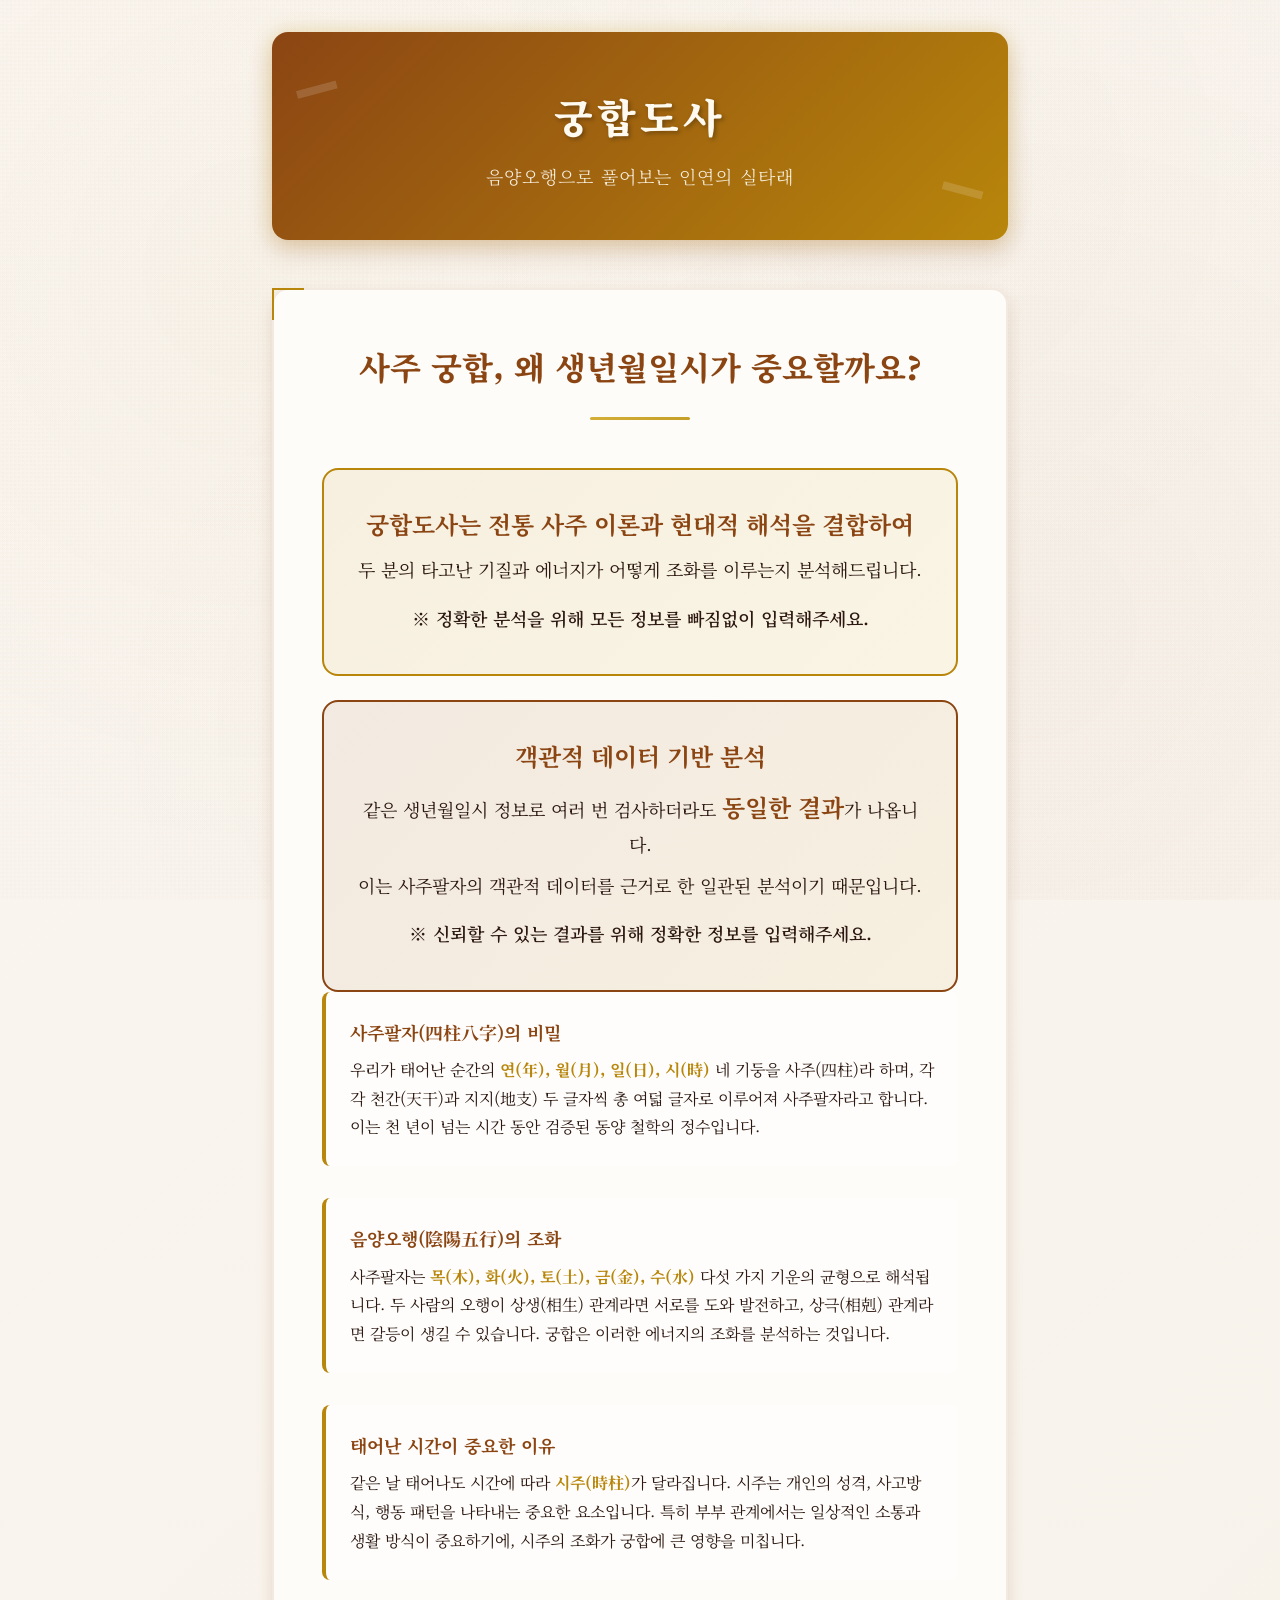
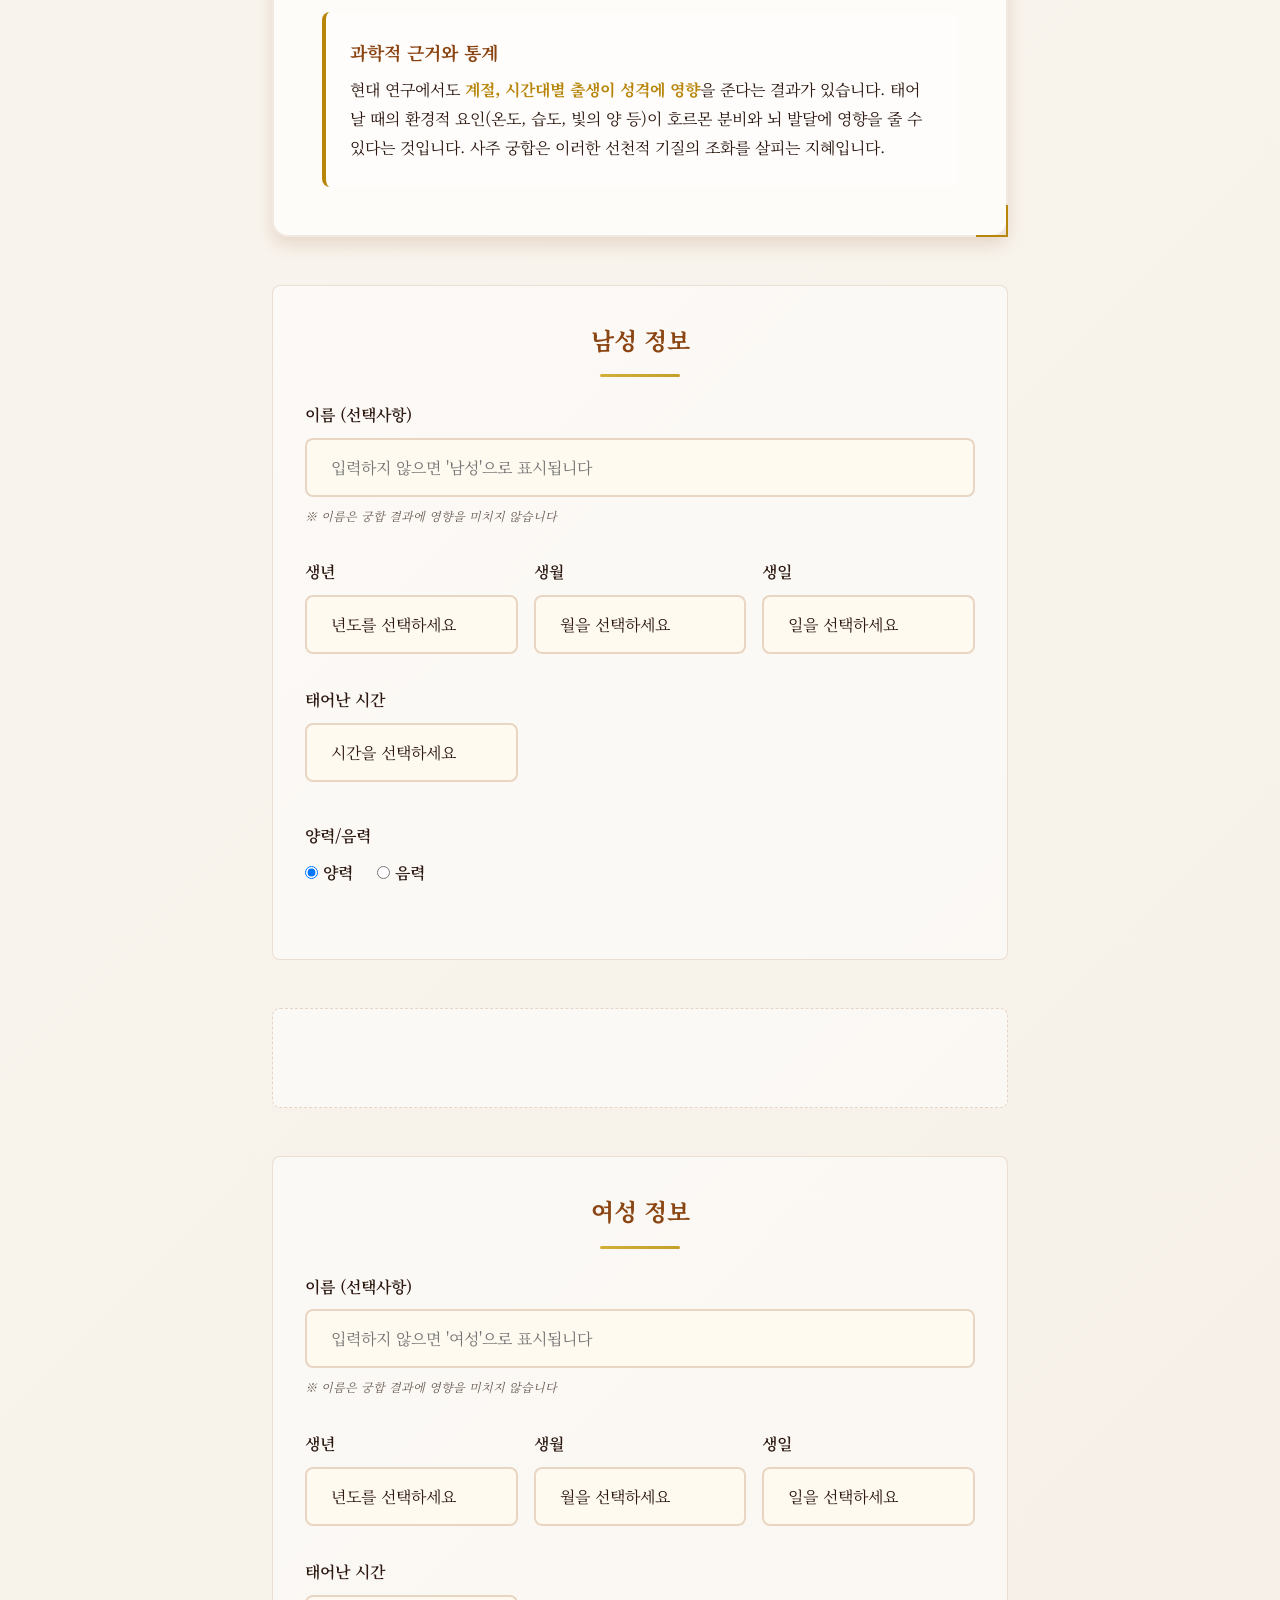
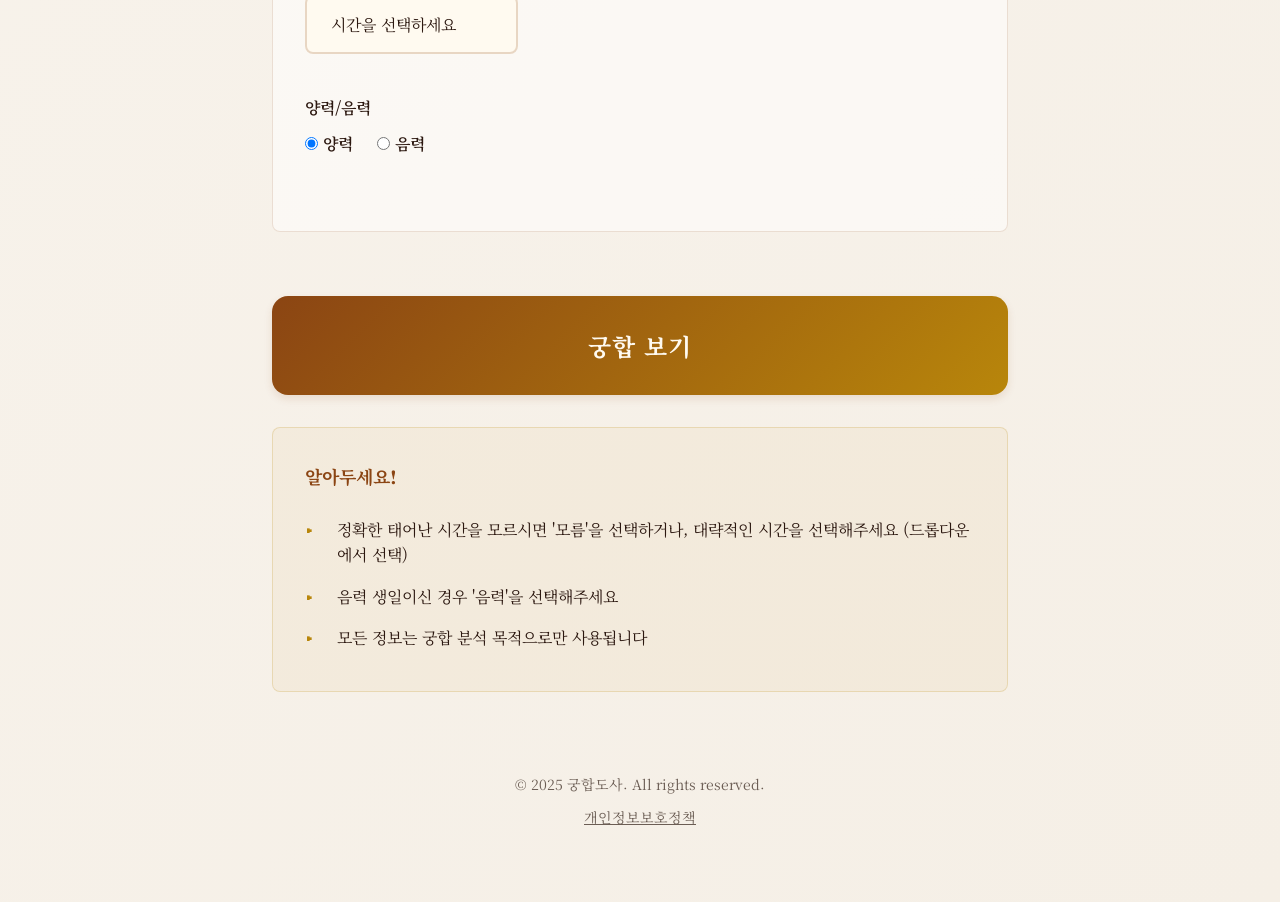
<file: index.html>
<!DOCTYPE html>
<html lang="ko">
<head>
    <meta charset="UTF-8">
    <meta name="viewport" content="width=device-width, initial-scale=1.0">
    <meta name="description" content="궁합도사 - 전통 사주팔자와 음양오행으로 분석하는 정확한 궁합 테스트. 생년월일시를 입력하면 과학적 궁합 점수와 상세 풀이를 제공합니다.">
    <meta name="keywords" content="궁합도사, 궁합, 사주, 궁합보기, 사주궁합, 연애운, 결혼궁합, 사주팔자, 음양오행, 궁합테스트, 궁합점수, 생년월일시">
    <title>궁합도사 - 사주팔자 궁합 분석 테스트 | 생년월일시로 보는 정확한 궁합</title>
    
    <!-- SEO 메타 태그 -->
    <link rel="canonical" href="https://gunghap-dosa.1icarus.com/">
    <meta name="robots" content="index, follow">
    
    <!-- Open Graph / 카카오톡, 페이스북 공유 -->
    <meta property="og:type" content="website">
    <meta property="og:url" content="https://gunghap-dosa.1icarus.com/">
    <meta property="og:title" content="궁합도사 - 사주 기반 궁합 분석">
    <meta property="og:description" content="음양오행으로 풀어보는 인연의 실타래. 전통 사주 이론과 현대적 해석을 결합한 과학적 궁합 분석 서비스">
    <meta property="og:site_name" content="궁합도사">
    <meta property="og:locale" content="ko_KR">
    
    <!-- Twitter Card -->
    <meta name="twitter:card" content="summary_large_image">
    <meta name="twitter:url" content="https://gunghap-dosa.1icarus.com/">
    <meta name="twitter:title" content="궁합도사 - 사주 기반 궁합 분석">
    <meta name="twitter:description" content="음양오행으로 풀어보는 인연의 실타래. 전통 사주 이론과 현대적 해석을 결합한 과학적 궁합 분석 서비스">
    
    <!-- Google Fonts - 한글 세리프 폰트 -->
    <link rel="preconnect" href="https://fonts.googleapis.com">
    <link rel="preconnect" href="https://fonts.gstatic.com" crossorigin>
    <link href="https://fonts.googleapis.com/css2?family=Noto+Serif+KR:wght@300;400;600;700;900&display=swap" rel="stylesheet">
    
    <!-- Google Analytics 4 -->
    <script async src="https://www.googletagmanager.com/gtag/js?id=G-HCWXTWEK1J"></script>
    <script>
        window.dataLayer = window.dataLayer || [];
        function gtag(){dataLayer.push(arguments);}
        gtag('js', new Date());
        gtag('config', 'G-HCWXTWEK1J');
    </script>
    
    <!-- Microsoft Clarity -->
    <script type="text/javascript">
        (function(c,l,a,r,i,t,y){
            c[a]=c[a]||function(){(c[a].q=c[a].q||[]).push(arguments)};
            t=l.createElement(r);t.async=1;t.src="https://www.clarity.ms/tag/"+i;
            y=l.getElementsByTagName(r)[0];y.parentNode.insertBefore(t,y);
        })(window, document, "clarity", "script", "tmue9ya7ho");
    </script>
    
    <!-- 네이버 사이트 인증 -->
    <meta name="naver-site-verification" content="3461119f5d71a43c1c7fee6053fc6dbe629fb644" />
    
    <!-- Google AdSense 사이트 연결 코드 -->
    <script async src="https://pagead2.googlesyndication.com/pagead/js/adsbygoogle.js?client=ca-pub-2635949625184038" crossorigin="anonymous"></script>
    <script>
        // AdSense 스크립트 로드 완료 확인
        window.addEventListener('load', function() {
            if (typeof adsbygoogle === 'undefined') {
                console.log('AdSense 스크립트 로드 대기 중...');
                setTimeout(function() {
                    if (typeof adsbygoogle !== 'undefined') {
                        console.log('AdSense 스크립트 로드 완료');
                    } else {
                        console.error('AdSense 스크립트 로드 실패');
                    }
                }, 2000);
            }
        });
    </script>
    
    <link rel="stylesheet" href="static/style.css">
    
    <!-- 구조화된 데이터 (JSON-LD) -->
    <script type="application/ld+json">
    {
        "@context": "https://schema.org",
        "@type": "WebApplication",
        "name": "궁합도사",
        "description": "전통 사주팔자와 음양오행으로 분석하는 정확한 궁합 테스트",
        "url": "https://gunghap-dosa.1icarus.com/",
        "applicationCategory": "LifestyleApplication",
        "operatingSystem": "Any",
        "offers": {
            "@type": "Offer",
            "price": "0",
            "priceCurrency": "KRW"
        },
        "author": {
            "@type": "Organization",
            "name": "궁합도사"
        },
        "keywords": "궁합도사, 궁합, 사주, 궁합보기, 사주궁합, 연애운, 결혼궁합, 사주팔자, 음양오행, 궁합테스트, 궁합점수, 생년월일시"
    }
    </script>
</head>
<body>
    <div class="container">
        <header class="header">
            <h1 class="logo">궁합도사</h1>
            <p class="subtitle">음양오행으로 풀어보는 인연의 실타래</p>
        </header>

        <main class="main-content">
                <!-- 궁합의 원리 설명 섹션 -->
                <section class="principle-section card">
                    <h2 class="principle-title">사주 궁합, 왜 생년월일시가 중요할까요?</h2>
                    
                    <div class="principle-highlight">
                        <p><strong>궁합도사는 전통 사주 이론과 현대적 해석을 결합하여</strong></p>
                        <p>두 분의 타고난 기질과 에너지가 어떻게 조화를 이루는지 분석해드립니다.</p>
                        <p class="highlight-note">※ 정확한 분석을 위해 모든 정보를 빠짐없이 입력해주세요.</p>
                    </div>

                    <div class="principle-highlight" style="background: linear-gradient(135deg, rgba(139, 69, 19, 0.1), rgba(184, 134, 11, 0.1)); border-color: #8B4513;">
                        <p><strong>객관적 데이터 기반 분석</strong></p>
                        <p>같은 생년월일시 정보로 여러 번 검사하더라도 <strong>동일한 결과</strong>가 나옵니다.</p>
                        <p>이는 사주팔자의 객관적 데이터를 근거로 한 일관된 분석이기 때문입니다.</p>
                        <p class="highlight-note">※ 신뢰할 수 있는 결과를 위해 정확한 정보를 입력해주세요.</p>
                    </div>
                    
                    <div class="principle-content">
                    <div class="principle-item">
                        <div class="principle-text">
                            <h3>사주팔자(四柱八字)의 비밀</h3>
                            <p>우리가 태어난 순간의 <strong>연(年), 월(月), 일(日), 시(時)</strong> 네 기둥을 사주(四柱)라 하며, 각각 천간(天干)과 지지(地支) 두 글자씩 총 여덟 글자로 이루어져 사주팔자라고 합니다. 이는 천 년이 넘는 시간 동안 검증된 동양 철학의 정수입니다.</p>
                        </div>
                    </div>

                    <div class="principle-item">
                        <div class="principle-text">
                            <h3>음양오행(陰陽五行)의 조화</h3>
                            <p>사주팔자는 <strong>목(木), 화(火), 토(土), 금(金), 수(水)</strong> 다섯 가지 기운의 균형으로 해석됩니다. 두 사람의 오행이 상생(相生) 관계라면 서로를 도와 발전하고, 상극(相剋) 관계라면 갈등이 생길 수 있습니다. 궁합은 이러한 에너지의 조화를 분석하는 것입니다.</p>
                        </div>
                    </div>

                    <div class="principle-item">
                        <div class="principle-text">
                            <h3>태어난 시간이 중요한 이유</h3>
                            <p>같은 날 태어나도 시간에 따라 <strong>시주(時柱)</strong>가 달라집니다. 시주는 개인의 성격, 사고방식, 행동 패턴을 나타내는 중요한 요소입니다. 특히 부부 관계에서는 일상적인 소통과 생활 방식이 중요하기에, 시주의 조화가 궁합에 큰 영향을 미칩니다.</p>
                        </div>
                    </div>

                    <div class="principle-item">
                        <div class="principle-text">
                            <h3>과학적 근거와 통계</h3>
                            <p>현대 연구에서도 <strong>계절, 시간대별 출생이 성격에 영향</strong>을 준다는 결과가 있습니다. 태어날 때의 환경적 요인(온도, 습도, 빛의 양 등)이 호르몬 분비와 뇌 발달에 영향을 줄 수 있다는 것입니다. 사주 궁합은 이러한 선천적 기질의 조화를 살피는 지혜입니다.</p>
                        </div>
                    </div>
                </div>
            </section>

            <form id="compatibilityForm" class="form-container">
                <!-- 남성 정보 섹션 -->
                <div class="person-section male-section">
                    <h2 class="section-title">남성 정보</h2>
                    
                        <div class="form-group">
                            <label for="male_name">이름 (선택사항)</label>
                            <input type="text" 
                                   id="male_name" 
                                   name="male_name" 
                                   placeholder="입력하지 않으면 '남성'으로 표시됩니다">
                            <small class="form-note">※ 이름은 궁합 결과에 영향을 미치지 않습니다</small>
                        </div>

                    <div class="form-row birthdate-row">
                        <div class="form-group">
                            <label for="male_birthyear">생년</label>
                            <select id="male_birthyear" name="male_birthyear" required>
                                <option value="">년도를 선택하세요</option>
                                <option value="1950">1950년 (경인년, 호랑이띠)</option>
                                <option value="1951">1951년 (신묘년, 토끼띠)</option>
                                <option value="1952">1952년 (임진년, 용띠)</option>
                                <option value="1953">1953년 (계사년, 뱀띠)</option>
                                <option value="1954">1954년 (갑오년, 말띠)</option>
                                <option value="1955">1955년 (을미년, 양띠)</option>
                                <option value="1956">1956년 (병신년, 원숭이띠)</option>
                                <option value="1957">1957년 (정유년, 닭띠)</option>
                                <option value="1958">1958년 (무술년, 개띠)</option>
                                <option value="1959">1959년 (기해년, 돼지띠)</option>
                                <option value="1960">1960년 (경자년, 쥐띠)</option>
                                <option value="1961">1961년 (신축년, 소띠)</option>
                                <option value="1962">1962년 (임인년, 호랑이띠)</option>
                                <option value="1963">1963년 (계묘년, 토끼띠)</option>
                                <option value="1964">1964년 (갑진년, 용띠)</option>
                                <option value="1965">1965년 (을사년, 뱀띠)</option>
                                <option value="1966">1966년 (병오년, 말띠)</option>
                                <option value="1967">1967년 (정미년, 양띠)</option>
                                <option value="1968">1968년 (무신년, 원숭이띠)</option>
                                <option value="1969">1969년 (기유년, 닭띠)</option>
                                <option value="1970">1970년 (경술년, 개띠)</option>
                                <option value="1971">1971년 (신해년, 돼지띠)</option>
                                <option value="1972">1972년 (임자년, 쥐띠)</option>
                                <option value="1973">1973년 (계축년, 소띠)</option>
                                <option value="1974">1974년 (갑인년, 호랑이띠)</option>
                                <option value="1975">1975년 (을묘년, 토끼띠)</option>
                                <option value="1976">1976년 (병진년, 용띠)</option>
                                <option value="1977">1977년 (정사년, 뱀띠)</option>
                                <option value="1978">1978년 (무오년, 말띠)</option>
                                <option value="1979">1979년 (기미년, 양띠)</option>
                                <option value="1980">1980년 (경신년, 원숭이띠)</option>
                                <option value="1981">1981년 (신유년, 닭띠)</option>
                                <option value="1982">1982년 (임술년, 개띠)</option>
                                <option value="1983">1983년 (계해년, 돼지띠)</option>
                                <option value="1984">1984년 (갑자년, 쥐띠)</option>
                                <option value="1985">1985년 (을축년, 소띠)</option>
                                <option value="1986">1986년 (병인년, 호랑이띠)</option>
                                <option value="1987">1987년 (정묘년, 토끼띠)</option>
                                <option value="1988">1988년 (무진년, 용띠)</option>
                                <option value="1989">1989년 (기사년, 뱀띠)</option>
                                <option value="1990">1990년 (경오년, 말띠)</option>
                                <option value="1991">1991년 (신미년, 양띠)</option>
                                <option value="1992">1992년 (임신년, 원숭이띠)</option>
                                <option value="1993">1993년 (계유년, 닭띠)</option>
                                <option value="1994">1994년 (갑술년, 개띠)</option>
                                <option value="1995">1995년 (을해년, 돼지띠)</option>
                                <option value="1996">1996년 (병자년, 쥐띠)</option>
                                <option value="1997">1997년 (정축년, 소띠)</option>
                                <option value="1998">1998년 (무인년, 호랑이띠)</option>
                                <option value="1999">1999년 (기묘년, 토끼띠)</option>
                                <option value="2000">2000년 (경진년, 용띠)</option>
                                <option value="2001">2001년 (신사년, 뱀띠)</option>
                                <option value="2002">2002년 (임오년, 말띠)</option>
                                <option value="2003">2003년 (계미년, 양띠)</option>
                                <option value="2004">2004년 (갑신년, 원숭이띠)</option>
                                <option value="2005">2005년 (을유년, 닭띠)</option>
                                <option value="2006">2006년 (병술년, 개띠)</option>
                                <option value="2007">2007년 (정해년, 돼지띠)</option>
                                <option value="2008">2008년 (무자년, 쥐띠)</option>
                                <option value="2009">2009년 (기축년, 소띠)</option>
                                <option value="2010">2010년 (경인년, 호랑이띠)</option>
                                <option value="2011">2011년 (신묘년, 토끼띠)</option>
                                <option value="2012">2012년 (임진년, 용띠)</option>
                                <option value="2013">2013년 (계사년, 뱀띠)</option>
                                <option value="2014">2014년 (갑오년, 말띠)</option>
                                <option value="2015">2015년 (을미년, 양띠)</option>
                                <option value="2016">2016년 (병신년, 원숭이띠)</option>
                                <option value="2017">2017년 (정유년, 닭띠)</option>
                                <option value="2018">2018년 (무술년, 개띠)</option>
                                <option value="2019">2019년 (기해년, 돼지띠)</option>
                                <option value="2020">2020년 (경자년, 쥐띠)</option>
                                <option value="2021">2021년 (신축년, 소띠)</option>
                                <option value="2022">2022년 (임인년, 호랑이띠)</option>
                                <option value="2023">2023년 (계묘년, 토끼띠)</option>
                                <option value="2024">2024년 (갑진년, 용띠)</option>
                                <option value="2025">2025년 (을사년, 뱀띠)</option>
                            </select>
                        </div>
                        <div class="form-group">
                            <label for="male_birthmonth">생월</label>
                            <select id="male_birthmonth" name="male_birthmonth" required>
                                <option value="">월을 선택하세요</option>
                                <option value="01">1월 (인월, 초봄)</option>
                                <option value="02">2월 (묘월, 봄)</option>
                                <option value="03">3월 (진월, 늦봄)</option>
                                <option value="04">4월 (사월, 초여름)</option>
                                <option value="05">5월 (오월, 여름)</option>
                                <option value="06">6월 (미월, 늦여름)</option>
                                <option value="07">7월 (신월, 초가을)</option>
                                <option value="08">8월 (유월, 가을)</option>
                                <option value="09">9월 (술월, 늦가을)</option>
                                <option value="10">10월 (해월, 초겨울)</option>
                                <option value="11">11월 (자월, 겨울)</option>
                                <option value="12">12월 (축월, 늦겨울)</option>
                            </select>
                        </div>
                        <div class="form-group">
                            <label for="male_birthday">생일</label>
                            <select id="male_birthday" name="male_birthday" required>
                                <option value="">일을 선택하세요</option>
                                <option value="01">1일</option>
                                <option value="02">2일</option>
                                <option value="03">3일</option>
                                <option value="04">4일</option>
                                <option value="05">5일</option>
                                <option value="06">6일</option>
                                <option value="07">7일</option>
                                <option value="08">8일</option>
                                <option value="09">9일</option>
                                <option value="10">10일</option>
                                <option value="11">11일</option>
                                <option value="12">12일</option>
                                <option value="13">13일</option>
                                <option value="14">14일</option>
                                <option value="15">15일</option>
                                <option value="16">16일</option>
                                <option value="17">17일</option>
                                <option value="18">18일</option>
                                <option value="19">19일</option>
                                <option value="20">20일</option>
                                <option value="21">21일</option>
                                <option value="22">22일</option>
                                <option value="23">23일</option>
                                <option value="24">24일</option>
                                <option value="25">25일</option>
                                <option value="26">26일</option>
                                <option value="27">27일</option>
                                <option value="28">28일</option>
                                <option value="29">29일</option>
                                <option value="30">30일</option>
                                <option value="31">31일</option>
                            </select>
                        </div>

                        <div class="form-group">
                            <label for="male_birthtime">태어난 시간</label>
                            <select id="male_birthtime" name="male_birthtime" required>
                                <option value="">시간을 선택하세요</option>
                                <option value="00:00">자시 (00:00)</option>
                                <option value="01:00">축시 (01:00)</option>
                                <option value="02:00">인시 (02:00)</option>
                                <option value="03:00">묘시 (03:00)</option>
                                <option value="04:00">진시 (04:00)</option>
                                <option value="05:00">사시 (05:00)</option>
                                <option value="06:00">오시 (06:00)</option>
                                <option value="07:00">미시 (07:00)</option>
                                <option value="08:00">신시 (08:00)</option>
                                <option value="09:00">유시 (09:00)</option>
                                <option value="10:00">술시 (10:00)</option>
                                <option value="11:00">해시 (11:00)</option>
                                <option value="12:00">정오 (12:00)</option>
                                <option value="13:00">미시 (13:00)</option>
                                <option value="14:00">신시 (14:00)</option>
                                <option value="15:00">유시 (15:00)</option>
                                <option value="16:00">술시 (16:00)</option>
                                <option value="17:00">해시 (17:00)</option>
                                <option value="18:00">자시 (18:00)</option>
                                <option value="19:00">축시 (19:00)</option>
                                <option value="20:00">인시 (20:00)</option>
                                <option value="21:00">묘시 (21:00)</option>
                                <option value="22:00">진시 (22:00)</option>
                                <option value="23:00">사시 (23:00)</option>
                                <option value="unknown">모름</option>
                            </select>
                        </div>
                    </div>

                    <div class="form-group">
                        <label>양력/음력</label>
                        <div class="radio-group">
                            <label class="radio-label">
                                <input type="radio" name="male_calendar" value="solar" checked>
                                <span>양력</span>
                            </label>
                            <label class="radio-label">
                                <input type="radio" name="male_calendar" value="lunar">
                                <span>음력</span>
                            </label>
                        </div>
                    </div>
                </div>

                <!-- ============================================ -->
                <!-- 광고 노출 포인트 0: 남성-여성 정보 사이 광고 -->
                <!-- 사용자가 정보를 입력하는 동안 자연스럽게 노출 -->
                <!-- ============================================ -->
                <div class="ad-container ad-form-middle">
                    <!-- 궁합도사_입력폼 -->
                    <ins class="adsbygoogle"
                         style="display:block"
                         data-ad-client="ca-pub-2635949625184038"
                         data-ad-slot="3870932676"
                         data-ad-format="auto"
                         data-full-width-responsive="true"></ins>
                </div>

                <!-- 여성 정보 섹션 -->
                <div class="person-section female-section">
                    <h2 class="section-title">여성 정보</h2>
                    
                        <div class="form-group">
                            <label for="female_name">이름 (선택사항)</label>
                            <input type="text" 
                                   id="female_name" 
                                   name="female_name" 
                                   placeholder="입력하지 않으면 '여성'으로 표시됩니다">
                            <small class="form-note">※ 이름은 궁합 결과에 영향을 미치지 않습니다</small>
                        </div>

                    <div class="form-row birthdate-row">
                        <div class="form-group">
                            <label for="female_birthyear">생년</label>
                            <select id="female_birthyear" name="female_birthyear" required>
                                <option value="">년도를 선택하세요</option>
                                <option value="1950">1950년 (경인년, 호랑이띠)</option>
                                <option value="1951">1951년 (신묘년, 토끼띠)</option>
                                <option value="1952">1952년 (임진년, 용띠)</option>
                                <option value="1953">1953년 (계사년, 뱀띠)</option>
                                <option value="1954">1954년 (갑오년, 말띠)</option>
                                <option value="1955">1955년 (을미년, 양띠)</option>
                                <option value="1956">1956년 (병신년, 원숭이띠)</option>
                                <option value="1957">1957년 (정유년, 닭띠)</option>
                                <option value="1958">1958년 (무술년, 개띠)</option>
                                <option value="1959">1959년 (기해년, 돼지띠)</option>
                                <option value="1960">1960년 (경자년, 쥐띠)</option>
                                <option value="1961">1961년 (신축년, 소띠)</option>
                                <option value="1962">1962년 (임인년, 호랑이띠)</option>
                                <option value="1963">1963년 (계묘년, 토끼띠)</option>
                                <option value="1964">1964년 (갑진년, 용띠)</option>
                                <option value="1965">1965년 (을사년, 뱀띠)</option>
                                <option value="1966">1966년 (병오년, 말띠)</option>
                                <option value="1967">1967년 (정미년, 양띠)</option>
                                <option value="1968">1968년 (무신년, 원숭이띠)</option>
                                <option value="1969">1969년 (기유년, 닭띠)</option>
                                <option value="1970">1970년 (경술년, 개띠)</option>
                                <option value="1971">1971년 (신해년, 돼지띠)</option>
                                <option value="1972">1972년 (임자년, 쥐띠)</option>
                                <option value="1973">1973년 (계축년, 소띠)</option>
                                <option value="1974">1974년 (갑인년, 호랑이띠)</option>
                                <option value="1975">1975년 (을묘년, 토끼띠)</option>
                                <option value="1976">1976년 (병진년, 용띠)</option>
                                <option value="1977">1977년 (정사년, 뱀띠)</option>
                                <option value="1978">1978년 (무오년, 말띠)</option>
                                <option value="1979">1979년 (기미년, 양띠)</option>
                                <option value="1980">1980년 (경신년, 원숭이띠)</option>
                                <option value="1981">1981년 (신유년, 닭띠)</option>
                                <option value="1982">1982년 (임술년, 개띠)</option>
                                <option value="1983">1983년 (계해년, 돼지띠)</option>
                                <option value="1984">1984년 (갑자년, 쥐띠)</option>
                                <option value="1985">1985년 (을축년, 소띠)</option>
                                <option value="1986">1986년 (병인년, 호랑이띠)</option>
                                <option value="1987">1987년 (정묘년, 토끼띠)</option>
                                <option value="1988">1988년 (무진년, 용띠)</option>
                                <option value="1989">1989년 (기사년, 뱀띠)</option>
                                <option value="1990">1990년 (경오년, 말띠)</option>
                                <option value="1991">1991년 (신미년, 양띠)</option>
                                <option value="1992">1992년 (임신년, 원숭이띠)</option>
                                <option value="1993">1993년 (계유년, 닭띠)</option>
                                <option value="1994">1994년 (갑술년, 개띠)</option>
                                <option value="1995">1995년 (을해년, 돼지띠)</option>
                                <option value="1996">1996년 (병자년, 쥐띠)</option>
                                <option value="1997">1997년 (정축년, 소띠)</option>
                                <option value="1998">1998년 (무인년, 호랑이띠)</option>
                                <option value="1999">1999년 (기묘년, 토끼띠)</option>
                                <option value="2000">2000년 (경진년, 용띠)</option>
                                <option value="2001">2001년 (신사년, 뱀띠)</option>
                                <option value="2002">2002년 (임오년, 말띠)</option>
                                <option value="2003">2003년 (계미년, 양띠)</option>
                                <option value="2004">2004년 (갑신년, 원숭이띠)</option>
                                <option value="2005">2005년 (을유년, 닭띠)</option>
                                <option value="2006">2006년 (병술년, 개띠)</option>
                                <option value="2007">2007년 (정해년, 돼지띠)</option>
                                <option value="2008">2008년 (무자년, 쥐띠)</option>
                                <option value="2009">2009년 (기축년, 소띠)</option>
                                <option value="2010">2010년 (경인년, 호랑이띠)</option>
                                <option value="2011">2011년 (신묘년, 토끼띠)</option>
                                <option value="2012">2012년 (임진년, 용띠)</option>
                                <option value="2013">2013년 (계사년, 뱀띠)</option>
                                <option value="2014">2014년 (갑오년, 말띠)</option>
                                <option value="2015">2015년 (을미년, 양띠)</option>
                                <option value="2016">2016년 (병신년, 원숭이띠)</option>
                                <option value="2017">2017년 (정유년, 닭띠)</option>
                                <option value="2018">2018년 (무술년, 개띠)</option>
                                <option value="2019">2019년 (기해년, 돼지띠)</option>
                                <option value="2020">2020년 (경자년, 쥐띠)</option>
                                <option value="2021">2021년 (신축년, 소띠)</option>
                                <option value="2022">2022년 (임인년, 호랑이띠)</option>
                                <option value="2023">2023년 (계묘년, 토끼띠)</option>
                                <option value="2024">2024년 (갑진년, 용띠)</option>
                                <option value="2025">2025년 (을사년, 뱀띠)</option>
                            </select>
                        </div>
                        <div class="form-group">
                            <label for="female_birthmonth">생월</label>
                            <select id="female_birthmonth" name="female_birthmonth" required>
                                <option value="">월을 선택하세요</option>
                                <option value="01">1월 (인월, 초봄)</option>
                                <option value="02">2월 (묘월, 봄)</option>
                                <option value="03">3월 (진월, 늦봄)</option>
                                <option value="04">4월 (사월, 초여름)</option>
                                <option value="05">5월 (오월, 여름)</option>
                                <option value="06">6월 (미월, 늦여름)</option>
                                <option value="07">7월 (신월, 초가을)</option>
                                <option value="08">8월 (유월, 가을)</option>
                                <option value="09">9월 (술월, 늦가을)</option>
                                <option value="10">10월 (해월, 초겨울)</option>
                                <option value="11">11월 (자월, 겨울)</option>
                                <option value="12">12월 (축월, 늦겨울)</option>
                            </select>
                        </div>
                        <div class="form-group">
                            <label for="female_birthday">생일</label>
                            <select id="female_birthday" name="female_birthday" required>
                                <option value="">일을 선택하세요</option>
                                <option value="01">1일</option>
                                <option value="02">2일</option>
                                <option value="03">3일</option>
                                <option value="04">4일</option>
                                <option value="05">5일</option>
                                <option value="06">6일</option>
                                <option value="07">7일</option>
                                <option value="08">8일</option>
                                <option value="09">9일</option>
                                <option value="10">10일</option>
                                <option value="11">11일</option>
                                <option value="12">12일</option>
                                <option value="13">13일</option>
                                <option value="14">14일</option>
                                <option value="15">15일</option>
                                <option value="16">16일</option>
                                <option value="17">17일</option>
                                <option value="18">18일</option>
                                <option value="19">19일</option>
                                <option value="20">20일</option>
                                <option value="21">21일</option>
                                <option value="22">22일</option>
                                <option value="23">23일</option>
                                <option value="24">24일</option>
                                <option value="25">25일</option>
                                <option value="26">26일</option>
                                <option value="27">27일</option>
                                <option value="28">28일</option>
                                <option value="29">29일</option>
                                <option value="30">30일</option>
                                <option value="31">31일</option>
                            </select>
                        </div>

                        <div class="form-group">
                            <label for="female_birthtime">태어난 시간</label>
                            <select id="female_birthtime" name="female_birthtime" required>
                                <option value="">시간을 선택하세요</option>
                                <option value="00:00">자시 (00:00)</option>
                                <option value="01:00">축시 (01:00)</option>
                                <option value="02:00">인시 (02:00)</option>
                                <option value="03:00">묘시 (03:00)</option>
                                <option value="04:00">진시 (04:00)</option>
                                <option value="05:00">사시 (05:00)</option>
                                <option value="06:00">오시 (06:00)</option>
                                <option value="07:00">미시 (07:00)</option>
                                <option value="08:00">신시 (08:00)</option>
                                <option value="09:00">유시 (09:00)</option>
                                <option value="10:00">술시 (10:00)</option>
                                <option value="11:00">해시 (11:00)</option>
                                <option value="12:00">정오 (12:00)</option>
                                <option value="13:00">미시 (13:00)</option>
                                <option value="14:00">신시 (14:00)</option>
                                <option value="15:00">유시 (15:00)</option>
                                <option value="16:00">술시 (16:00)</option>
                                <option value="17:00">해시 (17:00)</option>
                                <option value="18:00">자시 (18:00)</option>
                                <option value="19:00">축시 (19:00)</option>
                                <option value="20:00">인시 (20:00)</option>
                                <option value="21:00">묘시 (21:00)</option>
                                <option value="22:00">진시 (22:00)</option>
                                <option value="23:00">사시 (23:00)</option>
                                <option value="unknown">모름</option>
                            </select>
                        </div>
                    </div>

                    <div class="form-group">
                        <label>양력/음력</label>
                        <div class="radio-group">
                            <label class="radio-label">
                                <input type="radio" name="female_calendar" value="solar" checked>
                                <span>양력</span>
                            </label>
                            <label class="radio-label">
                                <input type="radio" name="female_calendar" value="lunar">
                                <span>음력</span>
                            </label>
                        </div>
                    </div>
                </div>

                <button type="submit" class="submit-btn">
                    궁합 보기
                </button>
            </form>

            <div class="info-box">
                <p><strong>알아두세요!</strong></p>
                    <ul>
                        <li>정확한 태어난 시간을 모르시면 '모름'을 선택하거나, 대략적인 시간을 선택해주세요 (드롭다운에서 선택)</li>
                        <li>음력 생일이신 경우 '음력'을 선택해주세요</li>
                        <li>모든 정보는 궁합 분석 목적으로만 사용됩니다</li>
                    </ul>
            </div>
        </main>

            <footer class="footer">
                <p>&copy; 2025 궁합도사. All rights reserved.</p>
                <p><a href="privacy.html" style="color: var(--text-light); text-decoration: underline;">개인정보보호정책</a></p>
            </footer>
    </div>

    <script src="saju-analyzer.js"></script>
    <script src="static/app.js"></script>
    
    <!-- 광고 스크립트 실행 -->
    <script>
        // AdSense 스크립트 로드 완료 후 광고 초기화 (모바일 최적화)
        (function() {
            function initAds() {
                try {
                    // 모든 adsbygoogle 요소 찾기
                    const ads = document.querySelectorAll('.adsbygoogle');
                    console.log('발견된 광고 개수:', ads.length);
                    
                    if (ads.length === 0) {
                        console.warn('광고 요소를 찾을 수 없습니다');
                        return;
                    }
                    
                    // 모바일에서 광고 요소 가시성 확인
                    ads.forEach(function(ad, index) {
                        try {
                            // 광고 요소가 화면에 보이는지 확인
                            const rect = ad.getBoundingClientRect();
                            const isVisible = rect.top >= 0 && rect.left >= 0 && 
                                            rect.bottom <= (window.innerHeight || document.documentElement.clientHeight) && 
                                            rect.right <= (window.innerWidth || document.documentElement.clientWidth);
                            
                            console.log(`광고 ${index + 1} 초기화 중 (가시성: ${isVisible})`);
                            
                            // AdSense 초기화
                            (adsbygoogle = window.adsbygoogle || []).push({});
                            
                            // 모바일에서 광고 로딩 확인
                            setTimeout(function() {
                                const adFrame = ad.querySelector('iframe');
                                if (adFrame) {
                                    console.log(`광고 ${index + 1} 로딩 완료`);
                                } else {
                                    console.warn(`광고 ${index + 1} 로딩 실패`);
                                }
                            }, 2000);
                            
                        } catch (e) {
                            console.error('광고 초기화 실패:', index + 1, e);
                        }
                    });
                    
                    console.log('AdSense 광고 초기화 완료');
                } catch (e) {
                    console.error('AdSense 초기화 오류:', e);
                }
            }
            
            // 모바일에서 더 빠른 초기화
            function initAdsMobile() {
                if (typeof adsbygoogle !== 'undefined') {
                    initAds();
                } else {
                    setTimeout(initAdsMobile, 100);
                }
            }
            
            // 페이지 로드 완료 후 광고 초기화
            if (document.readyState === 'loading') {
                document.addEventListener('DOMContentLoaded', initAdsMobile);
            } else {
                initAdsMobile();
            }
            
            // 추가로 window.load 이벤트에서도 실행
            window.addEventListener('load', function() {
                setTimeout(initAds, 500);
                setTimeout(initAds, 2000);
            });
            
            // 스크롤 시 광고 재초기화 (모바일에서 중요)
            let scrollTimeout;
            window.addEventListener('scroll', function() {
                clearTimeout(scrollTimeout);
                scrollTimeout = setTimeout(function() {
                    const hiddenAds = document.querySelectorAll('.adsbygoogle:not(:has(iframe))');
                    if (hiddenAds.length > 0) {
                        console.log('스크롤 감지 - 숨겨진 광고 재초기화:', hiddenAds.length);
                        hiddenAds.forEach(function(ad) {
                            try {
                                (adsbygoogle = window.adsbygoogle || []).push({});
                            } catch (e) {
                                console.error('스크롤 광고 재초기화 실패:', e);
                            }
                        });
                    }
                }, 1000);
            });
        })();
    </script>
</body>
</html>
</file>
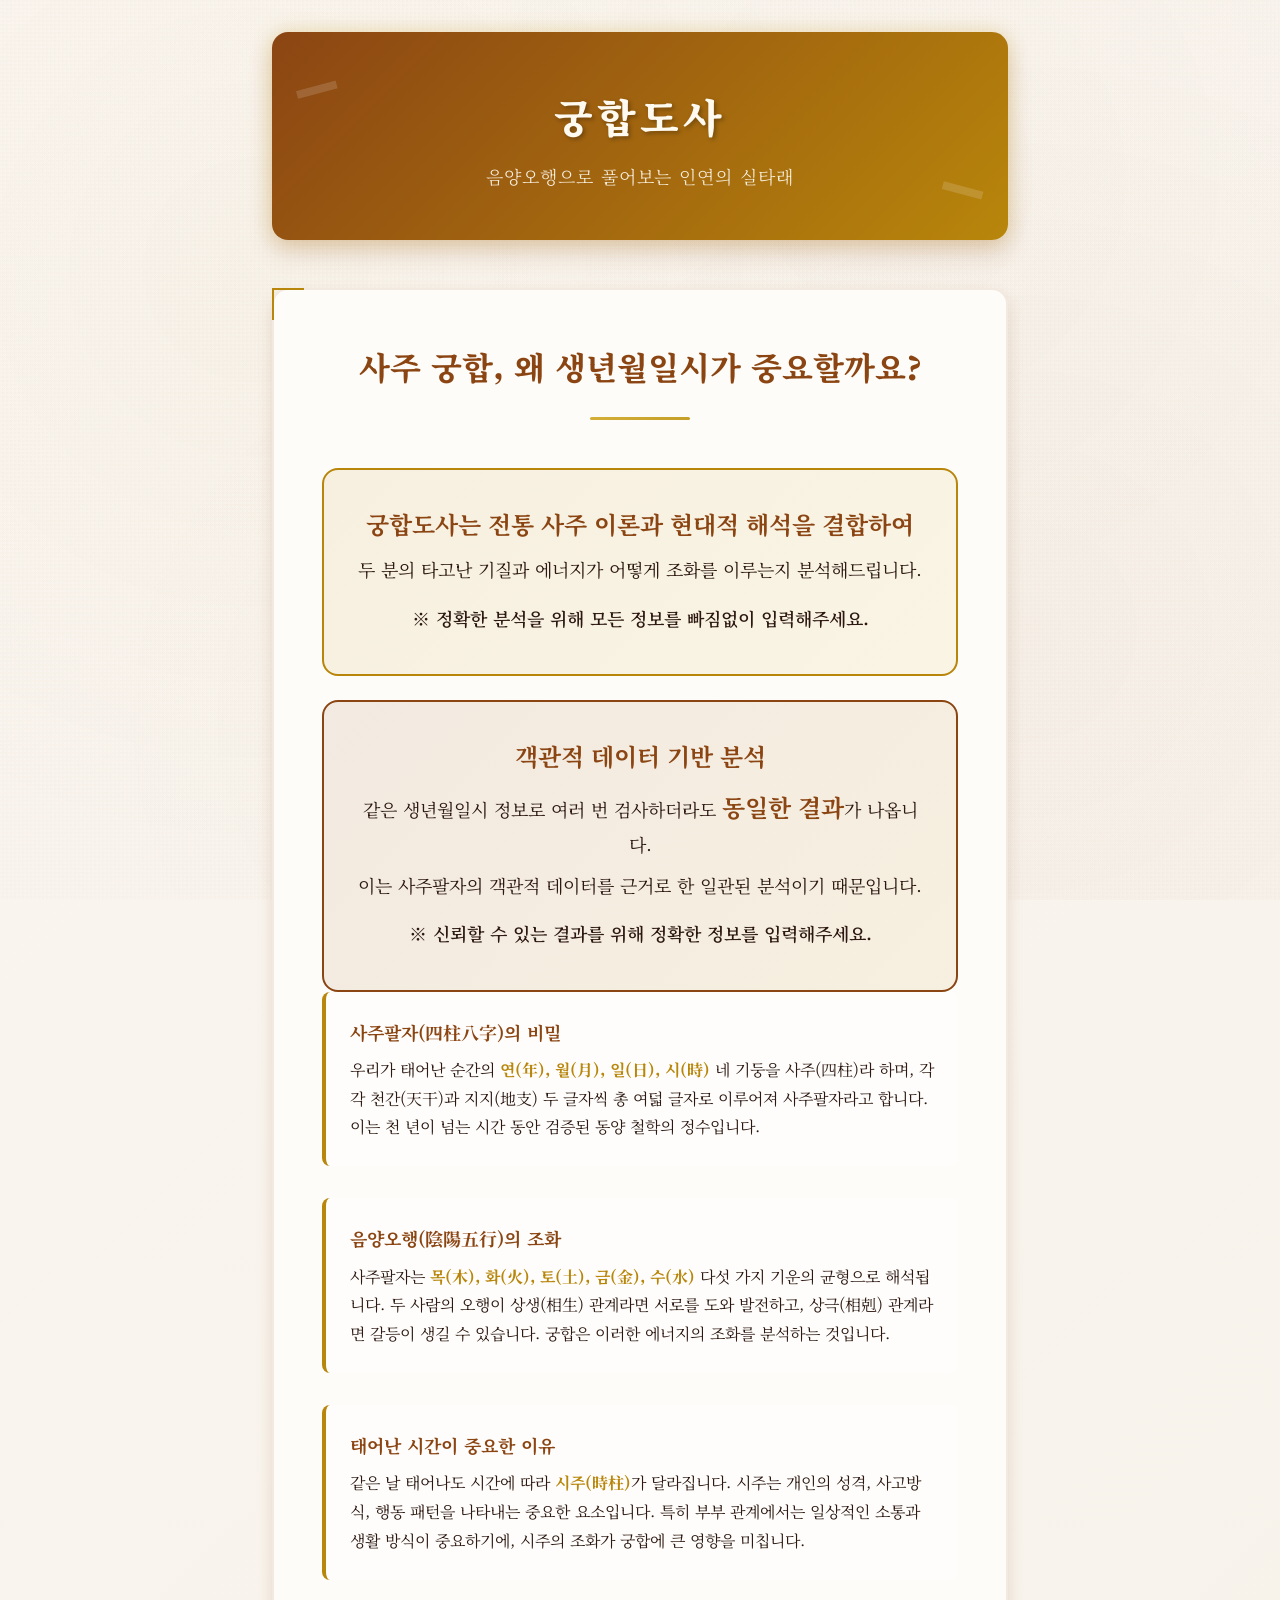
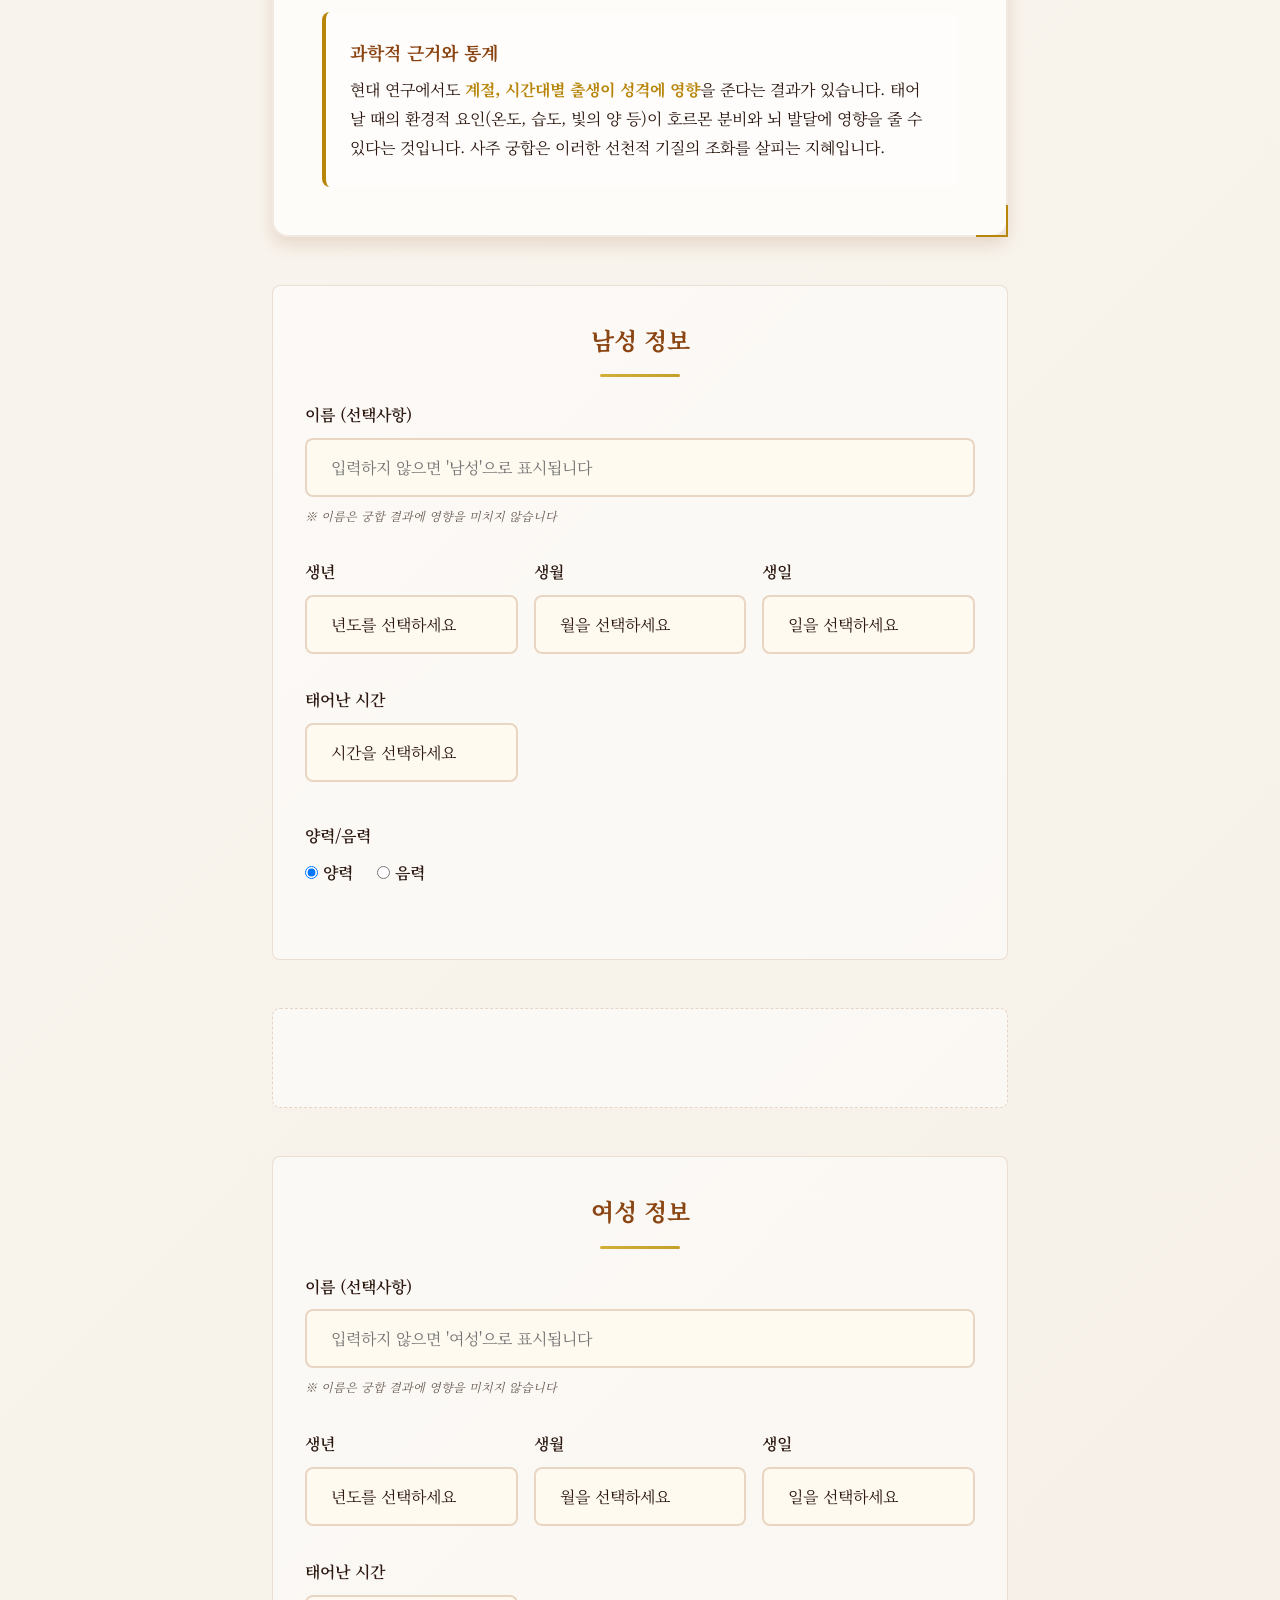
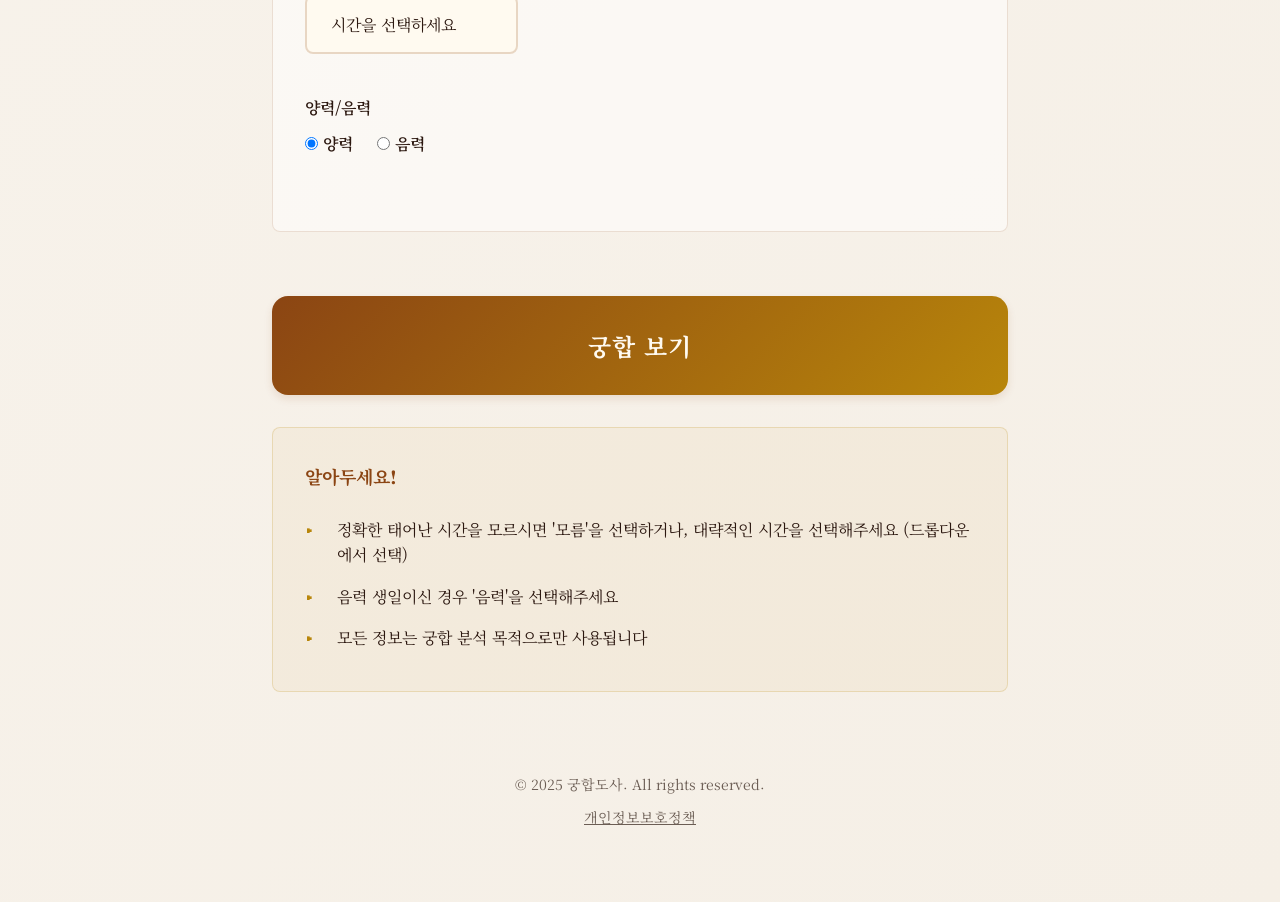
<file: detail.html>
<!DOCTYPE html>
<html lang="ko">
<head>
    <meta charset="UTF-8">
    <meta name="viewport" content="width=device-width, initial-scale=1.0">
    <title>상세 궁합 풀이 - 궁합도사</title>
    
    <!-- SEO 메타 태그 -->
    <link rel="canonical" href="https://gunghap-dosa.1icarus.com/detail.html">
    <meta name="robots" content="noindex, nofollow">
    
    <!-- Google Fonts - 한글 세리프 폰트 -->
    <link rel="preconnect" href="https://fonts.googleapis.com">
    <link rel="preconnect" href="https://fonts.gstatic.com" crossorigin>
    <link href="https://fonts.googleapis.com/css2?family=Noto+Serif+KR:wght@300;400;600;700;900&display=swap" rel="stylesheet">
    
    <!-- Google Analytics 4 -->
    <script async src="https://www.googletagmanager.com/gtag/js?id=G-HCWXTWEK1J"></script>
    <script>
        window.dataLayer = window.dataLayer || [];
        function gtag(){dataLayer.push(arguments);}
        gtag('js', new Date());
        gtag('config', 'G-HCWXTWEK1J');
    </script>
    
    <!-- Microsoft Clarity -->
    <script type="text/javascript">
        (function(c,l,a,r,i,t,y){
            c[a]=c[a]||function(){(c[a].q=c[a].q||[]).push(arguments)};
            t=l.createElement(r);t.async=1;t.src="https://www.clarity.ms/tag/"+i;
            y=l.getElementsByTagName(r)[0];y.parentNode.insertBefore(t,y);
        })(window, document, "clarity", "script", "tmue9ya7ho");
    </script>
    
    <script async src="https://pagead2.googlesyndication.com/pagead/js/adsbygoogle.js?client=ca-pub-2635949625184038" crossorigin="anonymous"></script>
    <script>
        // AdSense 스크립트 로드 완료 확인
        window.addEventListener('load', function() {
            if (typeof adsbygoogle === 'undefined') {
                console.log('Detail - AdSense 스크립트 로드 대기 중...');
            } else {
                console.log('Detail - AdSense 스크립트 로드 완료');
            }
        });
    </script>
    <link rel="stylesheet" href="static/style.css">
</head>
<body>
    <div class="container">
        <header class="header">
            <h1 class="logo">🔮 궁합도사</h1>
        </header>

        <main class="main-content">
            <div id="detailContainer" class="detail-container fade-in">
                <!-- JavaScript로 동적 생성 -->
            </div>
        </main>

        <footer class="footer">
            <p>&copy; 2025 궁합도사. All rights reserved.</p>
            <p class="disclaimer">
                <small>* 본 궁합 결과는 전통 사주학을 기반으로 한 참고용 정보이며, 실제 관계에는 다양한 요인이 영향을 미칠 수 있습니다.</small>
            </p>
        </footer>
    </div>

    <script src="saju-analyzer.js"></script>
    <script>
        document.addEventListener('DOMContentLoaded', function() {
            console.log('Detail 페이지 로드 완료');
            
            // localStorage에서 결과 가져오기
            const resultString = localStorage.getItem('compatibilityResult');
            
            if (!resultString) {
                alert('궁합 결과가 없습니다. 다시 분석해주세요.');
                window.location.href = 'index.html';
                return;
            }
            
            let result;
            try {
                result = JSON.parse(resultString);
                console.log('상세 페이지에서 로드된 결과:', result);
            } catch (error) {
                console.error('결과 파싱 오류:', error);
                alert('결과 데이터가 손상되었습니다. 다시 분석해주세요.');
                window.location.href = 'index.html';
                return;
            }
            
            if (!result || !result.score || !result.maleName || !result.femaleName) {
                console.error('결과 데이터가 불완전합니다:', result);
                alert('결과 데이터가 불완전합니다. 다시 분석해주세요.');
                window.location.href = 'index.html';
                return;
            }
            
            // 컨테이너 요소 가져오기
            const container = document.getElementById('detailContainer');
            if (!container) {
                console.error('detailContainer를 찾을 수 없습니다.');
                return;
            }
            
            // HTML 생성
            const htmlContent = 
                '<div class="detail-header">' +
                    '<h2>상세 궁합 풀이</h2>' +
                    '<div class="couple-names">' +
                        '<span class="name male-name">' + result.maleName + '</span>' +
                        '<span class="heart">💕</span>' +
                        '<span class="name female-name">' + result.femaleName + '</span>' +
                    '</div>' +
                    '<div class="score-badge">' +
                        '궁합 점수: <strong>' + result.score + '점</strong>' +
                    '</div>' +
                '</div>' +
                '<div class="detail-sections">' +
                    '<div class="detail-section">' +
                        '<div class="section-icon">💕</div>' +
                        '<h3 class="section-title">애정운</h3>' +
                        '<p class="section-content">' + result.details.love + '</p>' +
                    '</div>' +
                    '<div class="detail-section">' +
                        '<div class="section-icon">💰</div>' +
                        '<h3 class="section-title">재물운</h3>' +
                        '<p class="section-content">' + result.details.wealth + '</p>' +
                    '</div>' +
                    '<div class="ad-container ad-detail-middle">' +
                        '<ins class="adsbygoogle" style="display:block" data-ad-client="ca-pub-2635949625184038" data-ad-slot="8775048649" data-ad-format="auto" data-full-width-responsive="true"></ins>' +
                    '</div>' +
                    '<div class="detail-section">' +
                        '<div class="section-icon">🏥</div>' +
                        '<h3 class="section-title">건강운</h3>' +
                        '<p class="section-content">' + result.details.health + '</p>' +
                    '</div>' +
                    '<div class="detail-section">' +
                        '<div class="section-icon">👶</div>' +
                        '<h3 class="section-title">자녀운</h3>' +
                        '<p class="section-content">' + result.details.children + '</p>' +
                    '</div>' +
                    '<div class="detail-section highlight">' +
                        '<div class="section-icon">⭐</div>' +
                        '<h3 class="section-title">궁합 총평</h3>' +
                        '<p class="section-content">' + result.details.overall + '</p>' +
                    '</div>' +
                    '<div class="detail-section complement-section">' +
                        '<div class="section-icon">🔄</div>' +
                        '<h3 class="section-title">서로의 단점 보완법</h3>' +
                        '<div class="complement-content">' +
                            '<div class="complement-box male-complement">' +
                                '<p class="section-content">' + result.complement.male + '</p>' +
                            '</div>' +
                            '<div class="complement-box female-complement">' +
                                '<p class="section-content">' + result.complement.female + '</p>' +
                            '</div>' +
                        '</div>' +
                    '</div>' +
                '</div>' +
                '<div class="ad-container ad-detail-bottom">' +
                    '<ins class="adsbygoogle" style="display:block" data-ad-client="ca-pub-2635949625184038" data-ad-slot="1204406735" data-ad-format="auto" data-full-width-responsive="true"></ins>' +
                '</div>' +
                '<div class="action-buttons">' +
                    '<button class="copy-btn" onclick="copyCompatibilityResult()">📋 통변 저장하기 (복사)</button>' +
                    '<a href="summary.html" class="back-btn" onclick="trackEvent(\'back_to_summary\', \'요약으로 돌아가기 클릭\')">⬅️ 요약으로 돌아가기</a>' +
                    '<a href="index.html" class="home-btn" onclick="trackEvent(\'new_compatibility\', \'새로운 궁합 보기 클릭\')">🏠 새로운 궁합 보기</a>' +
                '</div>' +
                '<div class="share-section">' +
                    '<h4>📢 이 결과가 마음에 드셨나요?</h4>' +
                    '<p>친구들에게도 궁합도사를 추천해주세요!</p>' +
                    '<div class="share-buttons">' +
                        '<button class="share-btn" onclick="copyLink()">🔗 링크 복사</button>' +
                    '</div>' +
                '</div>';
            
            // HTML 삽입
            container.innerHTML = htmlContent;
            
            // Google Analytics 이벤트: 상세 페이지 도달
            if (typeof gtag !== 'undefined') {
                gtag('event', 'page_view', {
                    page_title: 'Detail Page',
                    page_location: window.location.href,
                    compatibility_score: result.score
                });
            }
            
            // AdSense 스크립트 실행 - 모든 광고 슬롯 활성화 (모바일 최적화)
            function initDetailAds() {
                try {
                    const ads = document.querySelectorAll('.adsbygoogle');
                    console.log('Detail 페이지 - 발견된 광고 개수:', ads.length);
                    
                    if (ads.length === 0) {
                        console.warn('Detail - 광고 요소를 찾을 수 없습니다');
                        return;
                    }
                    
                    ads.forEach(function(ad, index) {
                        try {
                            // 광고 가시성 확인
                            const rect = ad.getBoundingClientRect();
                            const isVisible = rect.top >= 0 && rect.left >= 0;
                            
                            console.log(`Detail 광고 ${index + 1} 초기화 중 (가시성: ${isVisible})`);
                            (adsbygoogle = window.adsbygoogle || []).push({});
                            
                            // 광고 로딩 확인
                            setTimeout(function() {
                                const adFrame = ad.querySelector('iframe');
                                console.log(`Detail 광고 ${index + 1} 로딩 ${adFrame ? '완료' : '실패'}`);
                            }, 2000);
                            
                        } catch (e) {
                            console.error('Detail 광고 초기화 실패:', index + 1, e);
                        }
                    });
                    
                    console.log('Detail AdSense 광고 초기화 완료');
                } catch (e) {
                    console.error('Detail AdSense 초기화 오류:', e);
                }
            }
            
            // HTML 삽입 후 즉시 광고 초기화
            setTimeout(function() {
                if (typeof adsbygoogle !== 'undefined') {
                    initDetailAds();
                } else {
                    console.log('Detail - AdSense 스크립트 로드 대기 중...');
                    setTimeout(initDetailAds, 200);
                }
            }, 100);
            
            // 추가 초기화 (다중 시도)
            setTimeout(initDetailAds, 500);
            setTimeout(initDetailAds, 1000);
            setTimeout(initDetailAds, 2000);
            setTimeout(initDetailAds, 4000);
        });
        
        // 링크 복사 함수
        function copyLink() {
            // Google Analytics 이벤트: 링크 복사
            if (typeof gtag !== 'undefined') {
                gtag('event', 'share', {
                    event_category: 'engagement',
                    event_label: '링크 복사'
                });
            }
            
            const url = window.location.origin + '/index.html';
            
            if (navigator.clipboard && navigator.clipboard.writeText) {
                navigator.clipboard.writeText(url).then(function() {
                    alert('링크가 복사되었습니다! 📋');
                }).catch(function() {
                    alert('링크 복사에 실패했습니다.');
                });
            } else {
                alert('이 브라우저에서는 링크 복사를 지원하지 않습니다.');
            }
        }
        
        // 천간지지 한글 변환 매핑
        const hanjaToKorean = {
            '甲': '갑', '乙': '을', '丙': '병', '丁': '정', '戊': '무',
            '己': '기', '庚': '경', '辛': '신', '壬': '임', '癸': '계',
            '子': '자', '丑': '축', '寅': '인', '卯': '묘', '辰': '진',
            '巳': '사', '午': '오', '未': '미', '申': '신', '酉': '유',
            '戌': '술', '亥': '해'
        };
        
        // 한자를 한글로 변환
        function convertToKorean(hanja) {
            return hanja.split('').map(char => hanjaToKorean[char] || char).join('');
        }
        
        // 이벤트 추적 헬퍼 함수
        function trackEvent(eventName, eventLabel) {
            if (typeof gtag !== 'undefined') {
                gtag('event', eventName, {
                    event_category: 'button_click',
                    event_label: eventLabel
                });
            }
        }
        
        // 통변 전체 내용 복사 함수
        function copyCompatibilityResult() {
            // Google Analytics 이벤트: 통변 복사
            if (typeof gtag !== 'undefined') {
                gtag('event', 'copy_result', {
                    event_category: 'engagement',
                    event_label: '통변 저장하기 클릭'
                });
            }
            
            const resultString = localStorage.getItem('compatibilityResult');
            if (!resultString) {
                alert('저장할 결과가 없습니다.');
                return;
            }
            
            const result = JSON.parse(resultString);
            
            // 복사할 텍스트 생성
            let text = '═══════════════════════════════\n';
            text += '🔮 궁합도사 - 사주 궁합 통변\n';
            text += '출처: https://gunghap-dosa.1icarus.com/\n';
            text += '═══════════════════════════════\n\n';
            
            // 기본 정보
            text += '【 기본 정보 】\n';
            text += '궁합 점수: ' + result.score + '점\n\n';
            
            // 남성 사주팔자
            text += '👨 ' + result.maleName + '님의 사주팔자\n';
            text += '연주(年柱): ' + result.maleSaju.year + ' (' + convertToKorean(result.maleSaju.year) + ')\n';
            text += '월주(月柱): ' + result.maleSaju.month + ' (' + convertToKorean(result.maleSaju.month) + ')\n';
            text += '일주(日柱): ' + result.maleSaju.day + ' (' + convertToKorean(result.maleSaju.day) + ')\n';
            text += '시주(時柱): ' + result.maleSaju.time + ' (' + convertToKorean(result.maleSaju.time) + ')\n\n';
            
            // 여성 사주팔자
            text += '👩 ' + result.femaleName + '님의 사주팔자\n';
            text += '연주(年柱): ' + result.femaleSaju.year + ' (' + convertToKorean(result.femaleSaju.year) + ')\n';
            text += '월주(月柱): ' + result.femaleSaju.month + ' (' + convertToKorean(result.femaleSaju.month) + ')\n';
            text += '일주(日柱): ' + result.femaleSaju.day + ' (' + convertToKorean(result.femaleSaju.day) + ')\n';
            text += '시주(時柱): ' + result.femaleSaju.time + ' (' + convertToKorean(result.femaleSaju.time) + ')\n\n';
            
            text += '═══════════════════════════════\n';
            text += '【 상세 궁합 풀이 】\n';
            text += '═══════════════════════════════\n\n';
            
            // 애정운
            text += '💕 애정운\n';
            text += '─────────────────────────────\n';
            text += result.details.love + '\n\n';
            
            // 재물운
            text += '💰 재물운\n';
            text += '─────────────────────────────\n';
            text += result.details.wealth + '\n\n';
            
            // 건강운
            text += '🏥 건강운\n';
            text += '─────────────────────────────\n';
            text += result.details.health + '\n\n';
            
            // 자녀운
            text += '👶 자녀운\n';
            text += '─────────────────────────────\n';
            text += result.details.children + '\n\n';
            
            // 궁합 총평
            text += '⭐ 궁합 총평\n';
            text += '─────────────────────────────\n';
            text += result.details.overall + '\n\n';
            
            // 서로의 단점 보완법
            text += '🔄 서로의 단점 보완법\n';
            text += '─────────────────────────────\n';
            text += result.complement.male + '\n\n';
            text += result.complement.female + '\n\n';
            
            text += '═══════════════════════════════\n';
            text += '궁합도사 - 전통 사주 기반 궁합 분석 서비스\n';
            text += '출처: https://gunghap-dosa.1icarus.com/\n';
            text += '═══════════════════════════════';
            
            // 클립보드에 복사
            if (navigator.clipboard && navigator.clipboard.writeText) {
                navigator.clipboard.writeText(text).then(function() {
                    alert('✅ 복사가 완료되었습니다!\n\n다른 곳에 붙여넣으세요. 📋');
                }).catch(function(err) {
                    console.error('복사 실패:', err);
                    alert('복사에 실패했습니다. 다시 시도해주세요.');
                });
            } else {
                // 구형 브라우저 대응
                const textArea = document.createElement('textarea');
                textArea.value = text;
                textArea.style.position = 'fixed';
                textArea.style.left = '-999999px';
                document.body.appendChild(textArea);
                textArea.select();
                
                try {
                    document.execCommand('copy');
                    alert('✅ 복사가 완료되었습니다!\n\n다른 곳에 붙여넣으세요. 📋');
                } catch (err) {
                    alert('복사에 실패했습니다. 수동으로 복사해주세요.');
                }
                
                document.body.removeChild(textArea);
            }
        }
    </script>
</body>
</html>
</file>
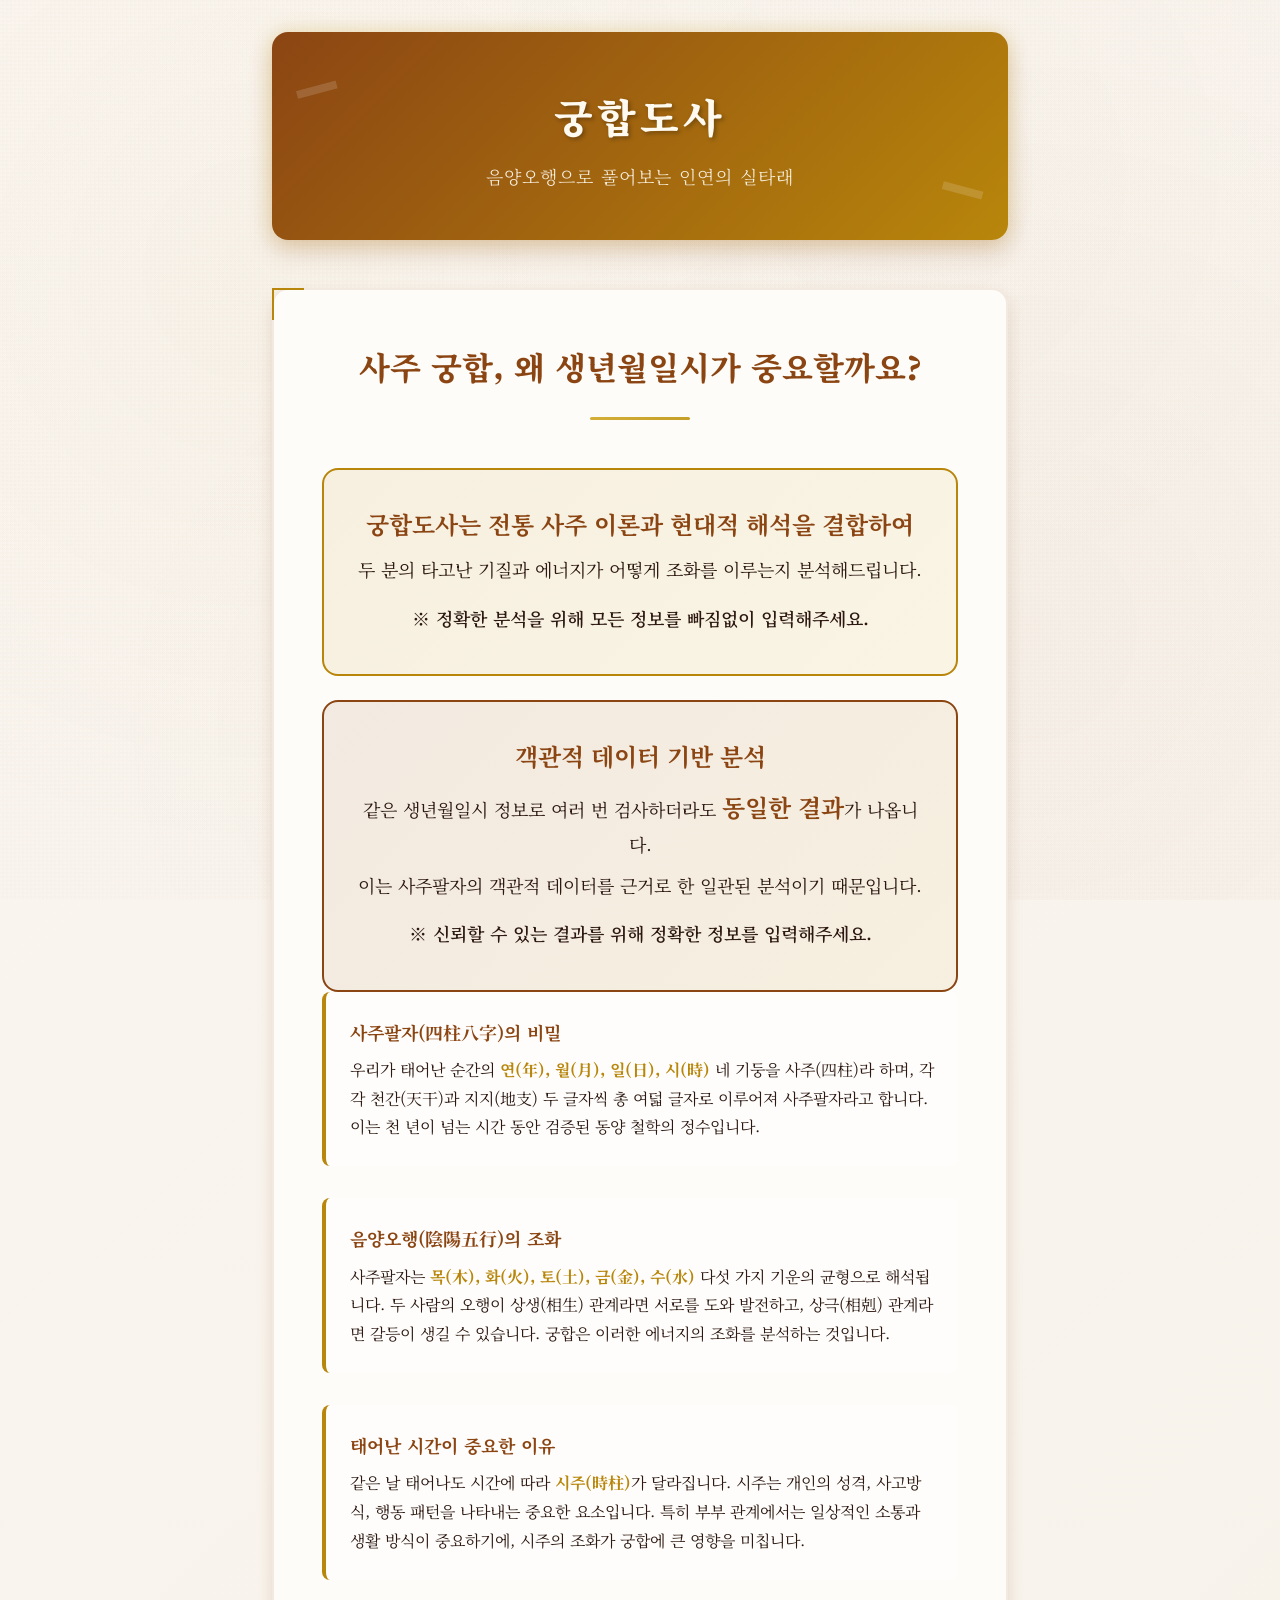
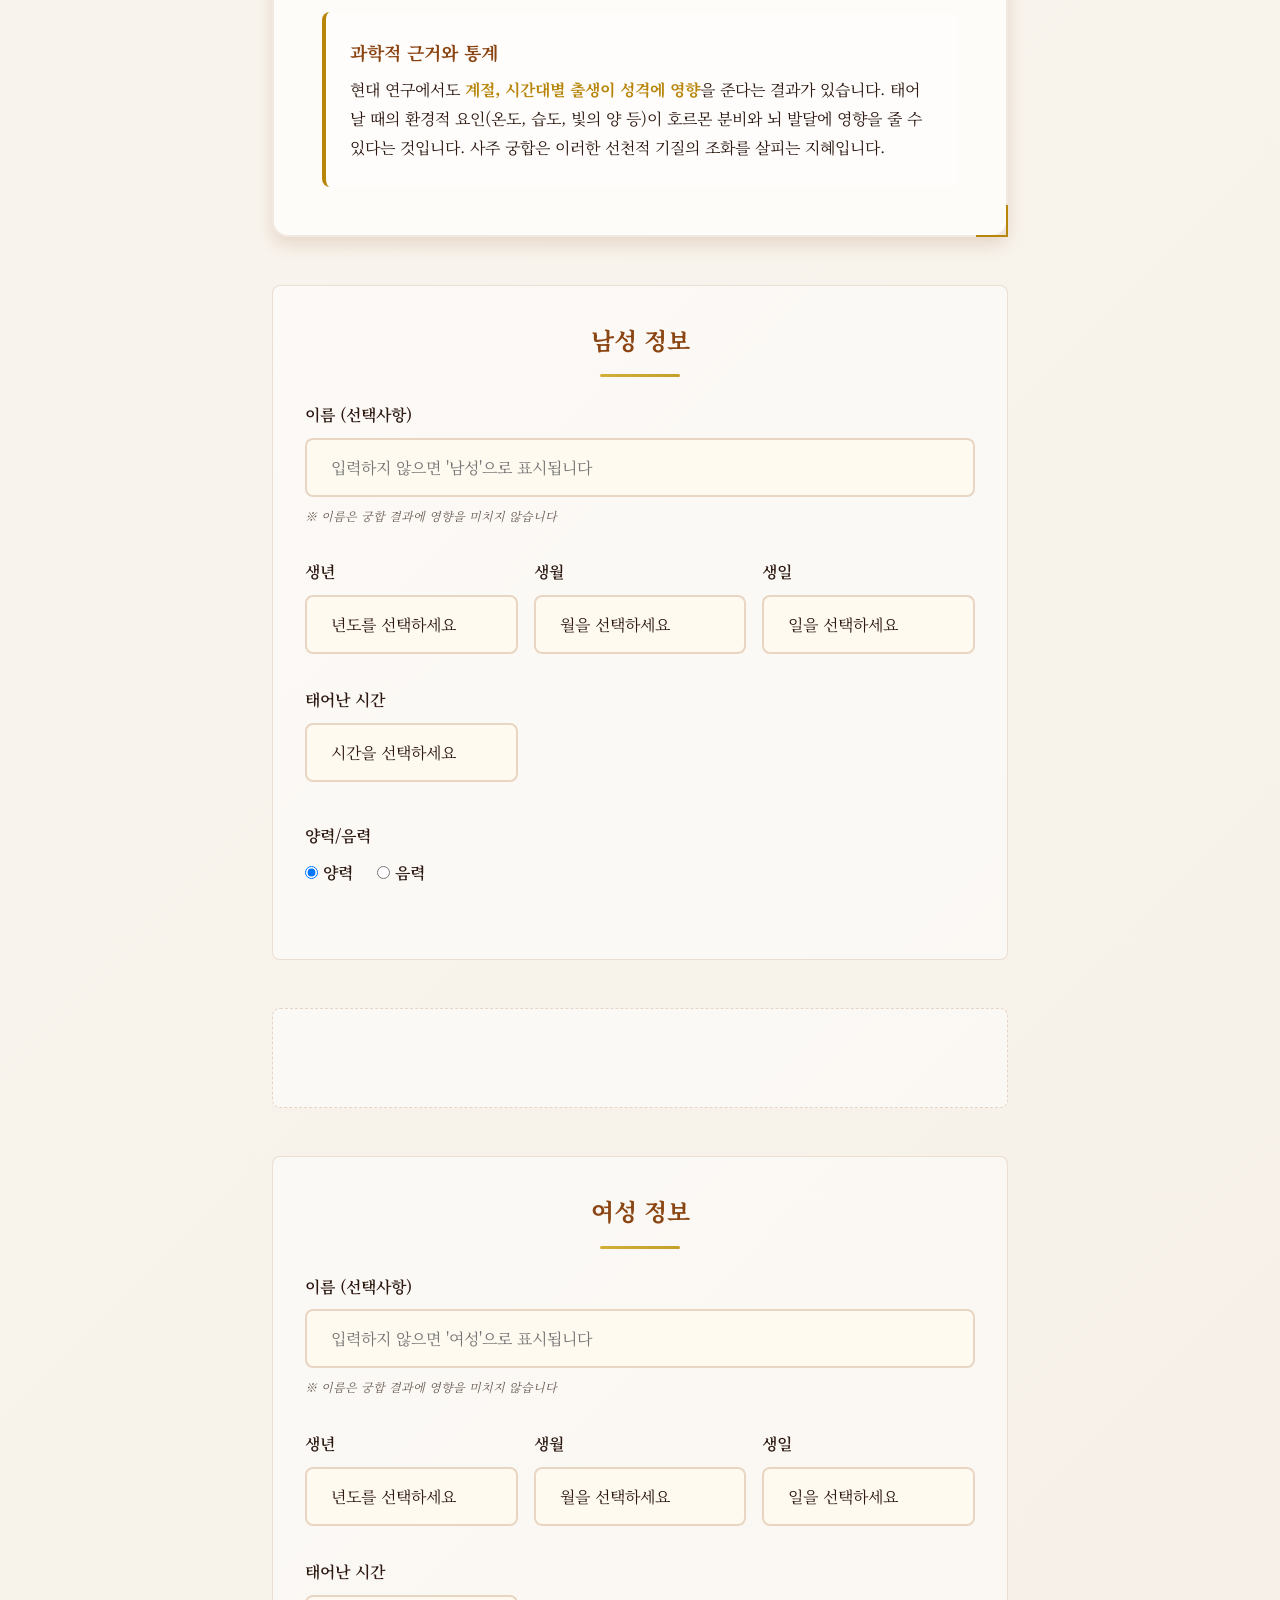
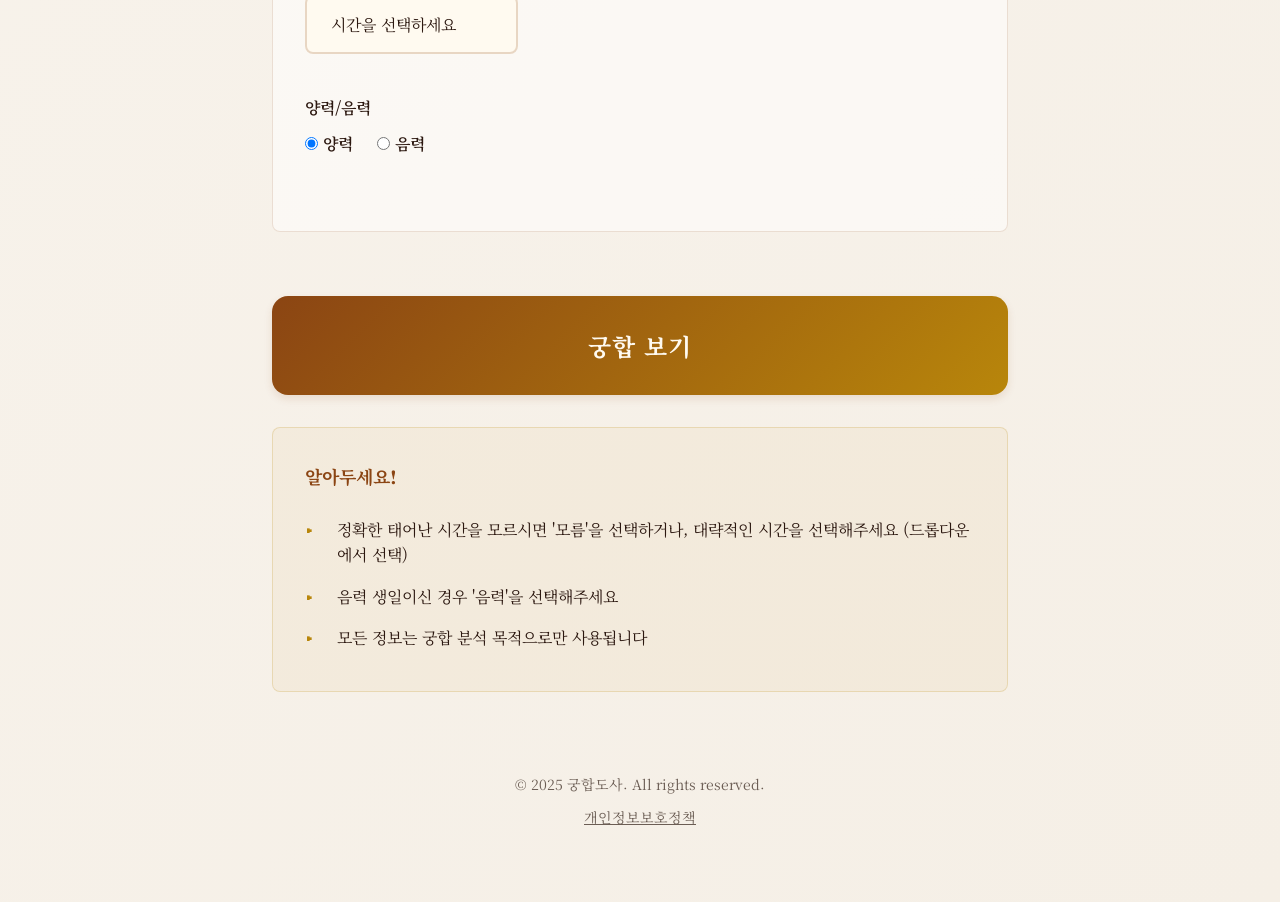
<file: loading.html>
<!DOCTYPE html>
<html lang="ko">
<head>
    <meta charset="UTF-8">
    <meta name="viewport" content="width=device-width, initial-scale=1.0">
    <title>궁합 분석 중... - 궁합도사</title>
    
    <!-- SEO 메타 태그 -->
    <meta name="robots" content="noindex, nofollow">
    
    <!-- Google Fonts - 한글 세리프 폰트 -->
    <link rel="preconnect" href="https://fonts.googleapis.com">
    <link rel="preconnect" href="https://fonts.gstatic.com" crossorigin>
    <link href="https://fonts.googleapis.com/css2?family=Noto+Serif+KR:wght@300;400;600;700;900&display=swap" rel="stylesheet">
    
    <!-- Google Analytics 4 -->
    <script async src="https://www.googletagmanager.com/gtag/js?id=G-HCWXTWEK1J"></script>
    <script>
        window.dataLayer = window.dataLayer || [];
        function gtag(){dataLayer.push(arguments);}
        gtag('js', new Date());
        gtag('config', 'G-HCWXTWEK1J');
    </script>
    
    <!-- Microsoft Clarity -->
    <script type="text/javascript">
        (function(c,l,a,r,i,t,y){
            c[a]=c[a]||function(){(c[a].q=c[a].q||[]).push(arguments)};
            t=l.createElement(r);t.async=1;t.src="https://www.clarity.ms/tag/"+i;
            y=l.getElementsByTagName(r)[0];y.parentNode.insertBefore(t,y);
        })(window, document, "clarity", "script", "tmue9ya7ho");
    </script>
    
    <script async src="https://pagead2.googlesyndication.com/pagead/js/adsbygoogle.js?client=ca-pub-2635949625184038" crossorigin="anonymous"></script>
    <script>
        // AdSense 스크립트 로드 완료 확인
        window.addEventListener('load', function() {
            if (typeof adsbygoogle === 'undefined') {
                console.log('Loading - AdSense 스크립트 로드 대기 중...');
            } else {
                console.log('Loading - AdSense 스크립트 로드 완료');
            }
        });
    </script>
    <link rel="stylesheet" href="static/style.css">
</head>
<body>
    <div class="container">
        <div class="loading-container">
            <div class="loading-header">
                <h1 class="logo">궁합도사</h1>
            </div>

            <!-- 로딩 애니메이션 -->
            <div class="loading-animation">
                <div class="loading-spinner"></div>
            </div>

            <div class="loading-text">
                <h2>음양오행을 해석하는 중...</h2>
                <p class="loading-message">사주팔자를 살펴보고 있습니다</p>
                <div class="loading-dots">
                    <span>.</span><span>.</span><span>.</span>
                </div>
            </div>

            <!-- 자동 이동 안내 -->
            <div class="loading-notice">
                <p>분석이 완료되면 자동으로 통변으로 넘어갑니다.</p>
                <p class="loading-notice-sub">사용량이 많으면 시간이 더 늘어날 수 있습니다.</p>
            </div>

            <!-- 입력된 정보 표시 -->
            <div class="loading-info-display" id="birthInfoDisplay">
                <!-- JavaScript로 동적 생성 -->
            </div>

            <!-- ============================================ -->
            <!-- 광고 노출 포인트 1: 로딩 중 광고 (가장 중요!) -->
            <!-- ============================================ -->
            <div class="ad-container ad-loading">
                <!-- 궁합도사_로딩 -->
                <ins class="adsbygoogle"
                     style="display:block"
                     data-ad-client="ca-pub-2635949625184038"
                     data-ad-slot="8702896454"
                     data-ad-format="auto"
                     data-full-width-responsive="true"></ins>
            </div>

            <div class="loading-info">
                <p>사주팔자를 분석하고 있습니다</p>
                <p>오행의 조화를 계산하고 있습니다</p>
                <p>궁합 점수를 산출하고 있습니다</p>
            </div>

            <!-- 궁합 원리 설명 (지루함 방지) -->
            <div class="principle-section-loading">
                <h3>사주 궁합의 원리</h3>
                
                <div class="principle-item">
                    <div class="principle-content">
                        <h4>사주팔자(四柱八字)의 비밀</h4>
                        <p>우리가 태어난 순간의 <strong>연(年), 월(月), 일(日), 시(時)</strong> 네 기둥을 사주(四柱)라 하며, 각각 천간(天干)과 지지(地支) 두 글자씩 총 여덟 글자로 이루어져 사주팔자라고 합니다. 이는 천 년이 넘는 시간 동안 검증된 동양 철학의 정수입니다.</p>
                    </div>
                </div>

                <div class="principle-item">
                    <div class="principle-content">
                        <h4>음양오행(陰陽五行)의 조화</h4>
                        <p>사주팔자는 <strong>목(木), 화(火), 토(土), 금(金), 수(水)</strong> 다섯 가지 기운의 균형으로 해석됩니다. 두 사람의 오행이 상생(相生) 관계라면 서로를 도와 발전하고, 상극(相剋) 관계라면 갈등이 생길 수 있습니다. 궁합은 이러한 에너지의 조화를 분석하는 것입니다.</p>
                    </div>
                </div>

                <div class="principle-item">
                    <div class="principle-content">
                        <h4>태어난 시간이 중요한 이유</h4>
                        <p>같은 날 태어나도 시간에 따라 <strong>시주(時柱)</strong>가 달라집니다. 시주는 개인의 성격, 사고방식, 행동 패턴을 나타내는 중요한 요소입니다. 특히 부부 관계에서는 일상적인 소통과 생활 방식이 중요하기에, 시주의 조화가 궁합에 큰 영향을 미칩니다.</p>
                    </div>
                </div>

                <div class="principle-item">
                    <div class="principle-content">
                        <h4>과학적 근거와 통계</h4>
                        <p>현대 연구에서도 <strong>계절, 시간대별 출생이 성격에 영향</strong>을 준다는 결과가 있습니다. 태어날 때의 환경적 요인(온도, 습도, 빛의 양 등)이 호르몬 분비와 뇌 발달에 영향을 줄 수 있다는 것입니다. 사주 궁합은 이러한 선천적 기질의 조화를 살피는 지혜입니다.</p>
                    </div>
                </div>
            </div>
        </div>
    </div>

    <script>
        // localStorage에서 결과 확인 및 정보 표시
        function checkResultAndRedirect() {
            const result = localStorage.getItem('compatibilityResult');
            
            if (result) {
                try {
                    const parsedResult = JSON.parse(result);
                    console.log('로딩 페이지에서 확인된 결과:', parsedResult);
                    
                    // 입력된 정보 표시
                    displayBirthInfo(parsedResult);
                    
                    // 10.5초 후 요약 페이지로 이동 (광고 노출 시간 증가)
                    setTimeout(function() {
                        window.location.href = 'summary.html';
                    }, 10500);
                } catch (error) {
                    console.error('결과 파싱 오류:', error);
                    alert('결과 처리 중 오류가 발생했습니다. 다시 시도해주세요.');
                    window.location.href = 'index.html';
                }
            } else {
                console.error('localStorage에 결과가 없습니다.');
                alert('궁합 분석 결과를 찾을 수 없습니다. 다시 시도해주세요.');
                window.location.href = 'index.html';
            }
        }
        
        // 입력된 정보 및 사주팔자 표시
        function displayBirthInfo(result) {
            const displayDiv = document.getElementById('birthInfoDisplay');
            if (!displayDiv) return;
            
            const maleName = result.maleName || '남성';
            const femaleName = result.femaleName || '여성';
            const maleSaju = result.maleSaju || {};
            const femaleSaju = result.femaleSaju || {};
            
            const html = `
                <div class="birth-info-card">
                    <h3>사주팔자 분석 중</h3>
                    <div class="person-info">
                        <div class="person-saju">
                            <div class="person-name">${maleName}님</div>
                            <div class="saju-pillars">
                                <div class="pillar-item">
                                    <span class="pillar-label">연주</span>
                                    <span class="pillar-value">${maleSaju.year || ''}</span>
                                </div>
                                <div class="pillar-item">
                                    <span class="pillar-label">월주</span>
                                    <span class="pillar-value">${maleSaju.month || ''}</span>
                                </div>
                                <div class="pillar-item">
                                    <span class="pillar-label">일주</span>
                                    <span class="pillar-value highlight">${maleSaju.day || ''}</span>
                                </div>
                                <div class="pillar-item">
                                    <span class="pillar-label">시주</span>
                                    <span class="pillar-value">${maleSaju.time || ''}</span>
                                </div>
                            </div>
                        </div>
                        <div class="person-saju">
                            <div class="person-name">${femaleName}님</div>
                            <div class="saju-pillars">
                                <div class="pillar-item">
                                    <span class="pillar-label">연주</span>
                                    <span class="pillar-value">${femaleSaju.year || ''}</span>
                                </div>
                                <div class="pillar-item">
                                    <span class="pillar-label">월주</span>
                                    <span class="pillar-value">${femaleSaju.month || ''}</span>
                                </div>
                                <div class="pillar-item">
                                    <span class="pillar-label">일주</span>
                                    <span class="pillar-value highlight">${femaleSaju.day || ''}</span>
                                </div>
                                <div class="pillar-item">
                                    <span class="pillar-label">시주</span>
                                    <span class="pillar-value">${femaleSaju.time || ''}</span>
                                </div>
                            </div>
                        </div>
                    </div>
                </div>
            `;
            
            displayDiv.innerHTML = html;
        }
        
        // AdSense 광고 초기화 (강화된 버전)
        function initLoadingAds() {
            try {
                const ads = document.querySelectorAll('.adsbygoogle');
                console.log('Loading 페이지 - 발견된 광고 개수:', ads.length);
                
                if (ads.length === 0) {
                    console.warn('Loading - 광고 요소를 찾을 수 없습니다');
                    return;
                }
                
                ads.forEach(function(ad, index) {
                    try {
                        // 광고 요소가 이미 초기화되었는지 확인
                        if (ad.hasAttribute('data-adsbygoogle-status') && 
                            ad.getAttribute('data-adsbygoogle-status') === 'done') {
                            console.log(`Loading 광고 ${index + 1} 이미 초기화됨`);
                            return;
                        }
                        
                        console.log(`Loading 광고 ${index + 1} 초기화 중...`);
                        
                        // AdSense 초기화
                        (adsbygoogle = window.adsbygoogle || []).push({});
                        
                        // 광고 로딩 확인
                        setTimeout(function() {
                            const adFrame = ad.querySelector('iframe');
                            const status = ad.getAttribute('data-adsbygoogle-status');
                            console.log(`Loading 광고 ${index + 1} 상태: ${status}, iframe: ${adFrame ? '있음' : '없음'}`);
                            
                            // 광고가 로딩되지 않았다면 재시도
                            if (!adFrame && status !== 'done') {
                                console.log(`Loading 광고 ${index + 1} 재초기화 시도...`);
                                try {
                                    (adsbygoogle = window.adsbygoogle || []).push({});
                                } catch (e) {
                                    console.error(`Loading 광고 ${index + 1} 재초기화 실패:`, e);
                                }
                            }
                        }, 1000);
                        
                    } catch (e) {
                        console.error('Loading 광고 초기화 실패:', index + 1, e);
                    }
                });
                
                console.log('Loading AdSense 광고 초기화 완료');
            } catch (e) {
                console.error('Loading AdSense 초기화 오류:', e);
            }
        }
        
        // 페이지 로드 시 확인 및 광고 초기화
        document.addEventListener('DOMContentLoaded', function() {
            // 광고 즉시 초기화 (DOM 로드 완료 직후)
            setTimeout(initLoadingAds, 50);
            
            // 결과 확인 및 리다이렉트
            checkResultAndRedirect();
            
            // 추가 광고 초기화 (혹시 놓친 경우)
            setTimeout(initLoadingAds, 500);
        });
        
        // window.load 이벤트에서도 광고 초기화
        window.addEventListener('load', function() {
            console.log('Loading - window.load 이벤트 발생, 광고 재초기화');
            setTimeout(initLoadingAds, 100);
            setTimeout(initLoadingAds, 1000);
        });
    </script>
</body>
</html>
</file>
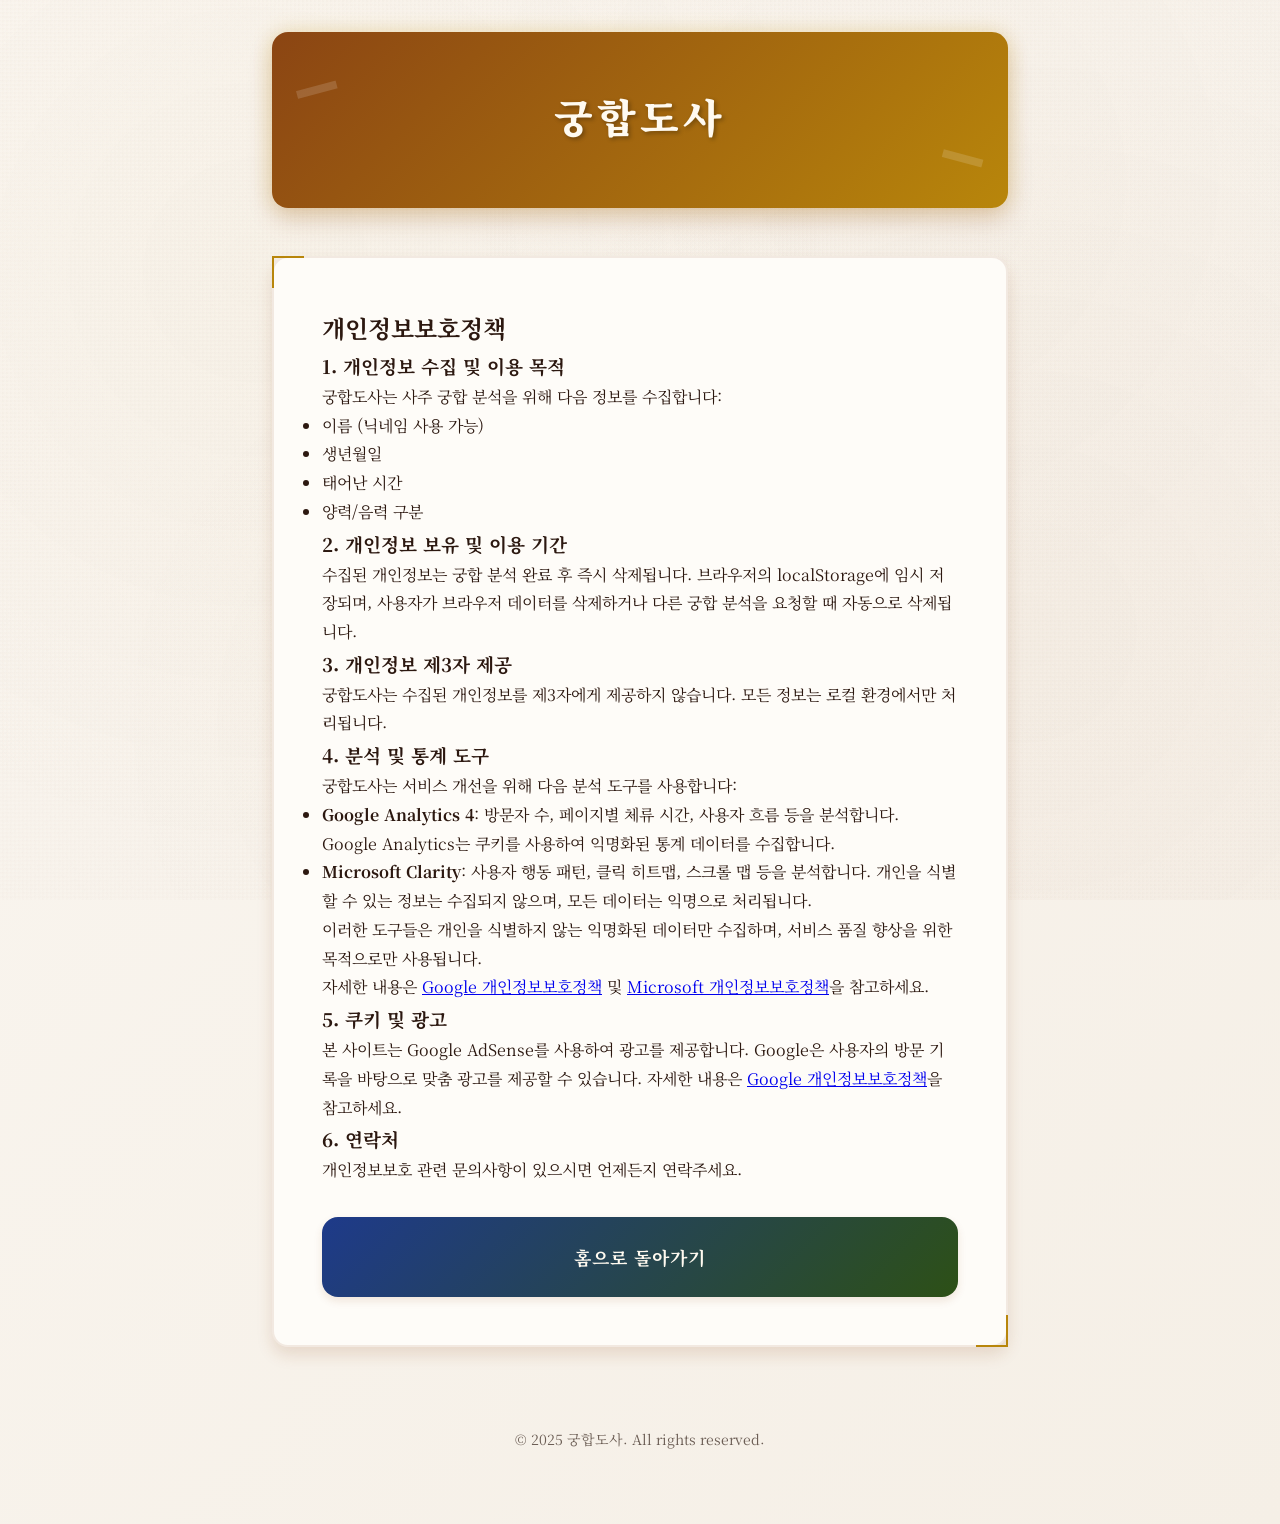
<file: privacy.html>
<!DOCTYPE html>
<html lang="ko">
<head>
    <meta charset="UTF-8">
    <meta name="viewport" content="width=device-width, initial-scale=1.0">
    <title>개인정보보호정책 - 궁합도사</title>
    
    <!-- SEO 메타 태그 -->
    <link rel="canonical" href="https://gunghap-dosa.1icarus.com/privacy.html">
    <meta name="robots" content="index, follow">
    <link rel="preconnect" href="https://fonts.googleapis.com">
    <link rel="preconnect" href="https://fonts.gstatic.com" crossorigin>
    <link href="https://fonts.googleapis.com/css2?family=Noto+Serif+KR:wght@300;400;600;700;900&display=swap" rel="stylesheet">
    <link rel="stylesheet" href="static/style.css">
</head>
<body>
    <div class="container">
        <header class="header">
            <h1 class="logo">궁합도사</h1>
        </header>

        <main class="main-content">
            <div class="card">
                <h2>개인정보보호정책</h2>
                
                <h3>1. 개인정보 수집 및 이용 목적</h3>
                <p>궁합도사는 사주 궁합 분석을 위해 다음 정보를 수집합니다:</p>
                <ul>
                    <li>이름 (닉네임 사용 가능)</li>
                    <li>생년월일</li>
                    <li>태어난 시간</li>
                    <li>양력/음력 구분</li>
                </ul>

                <h3>2. 개인정보 보유 및 이용 기간</h3>
                <p>수집된 개인정보는 궁합 분석 완료 후 즉시 삭제됩니다. 브라우저의 localStorage에 임시 저장되며, 사용자가 브라우저 데이터를 삭제하거나 다른 궁합 분석을 요청할 때 자동으로 삭제됩니다.</p>

                <h3>3. 개인정보 제3자 제공</h3>
                <p>궁합도사는 수집된 개인정보를 제3자에게 제공하지 않습니다. 모든 정보는 로컬 환경에서만 처리됩니다.</p>

                <h3>4. 분석 및 통계 도구</h3>
                <p>궁합도사는 서비스 개선을 위해 다음 분석 도구를 사용합니다:</p>
                <ul>
                    <li><strong>Google Analytics 4</strong>: 방문자 수, 페이지별 체류 시간, 사용자 흐름 등을 분석합니다. Google Analytics는 쿠키를 사용하여 익명화된 통계 데이터를 수집합니다.</li>
                    <li><strong>Microsoft Clarity</strong>: 사용자 행동 패턴, 클릭 히트맵, 스크롤 맵 등을 분석합니다. 개인을 식별할 수 있는 정보는 수집되지 않으며, 모든 데이터는 익명으로 처리됩니다.</li>
                </ul>
                <p>이러한 도구들은 개인을 식별하지 않는 익명화된 데이터만 수집하며, 서비스 품질 향상을 위한 목적으로만 사용됩니다.</p>
                <p>자세한 내용은 <a href="https://policies.google.com/privacy" target="_blank">Google 개인정보보호정책</a> 및 <a href="https://privacy.microsoft.com/en-us/privacystatement" target="_blank">Microsoft 개인정보보호정책</a>을 참고하세요.</p>

                <h3>5. 쿠키 및 광고</h3>
                <p>본 사이트는 Google AdSense를 사용하여 광고를 제공합니다. Google은 사용자의 방문 기록을 바탕으로 맞춤 광고를 제공할 수 있습니다. 자세한 내용은 <a href="https://policies.google.com/privacy" target="_blank">Google 개인정보보호정책</a>을 참고하세요.</p>

                <h3>6. 연락처</h3>
                <p>개인정보보호 관련 문의사항이 있으시면 언제든지 연락주세요.</p>

                <div class="action-buttons" style="margin-top: 2rem;">
                    <a href="index.html" class="back-btn">홈으로 돌아가기</a>
                </div>
            </div>
        </main>

        <footer class="footer">
            <p>&copy; 2025 궁합도사. All rights reserved.</p>
        </footer>
    </div>
</body>
</html>
</file>
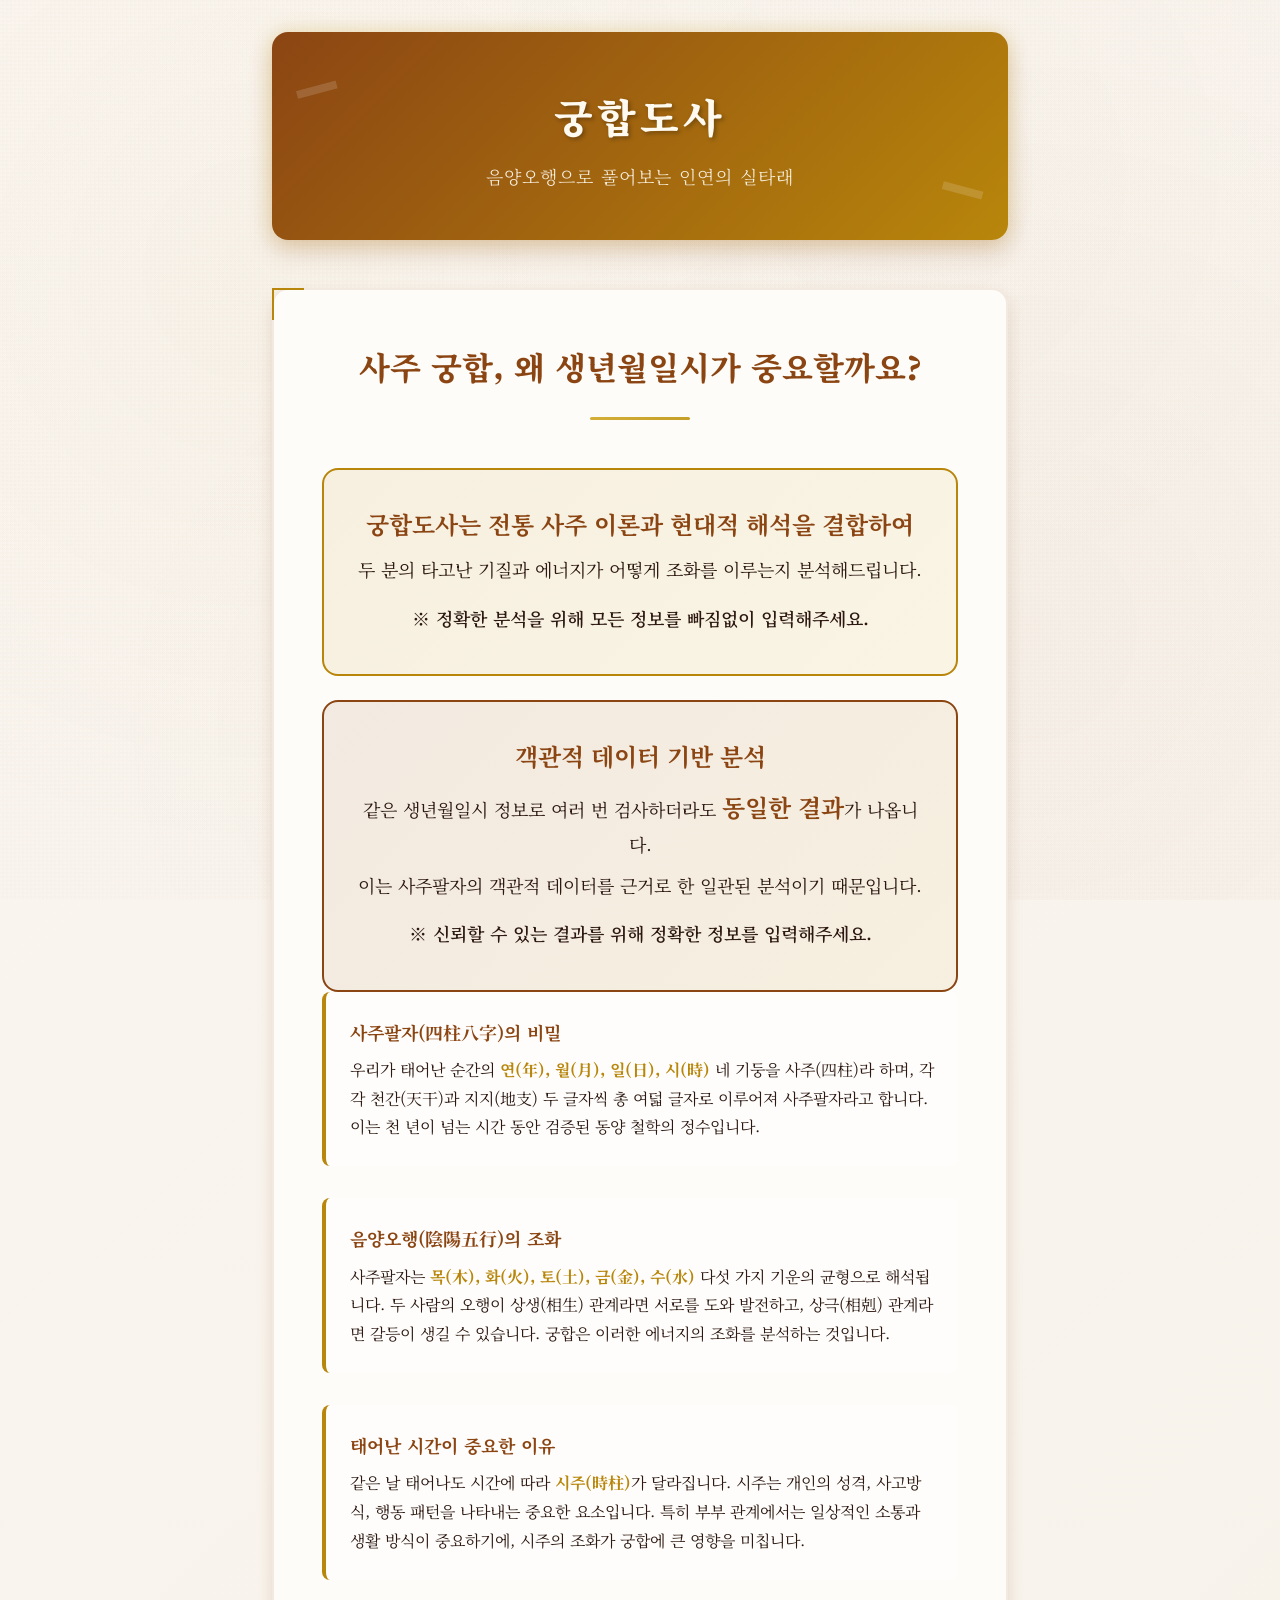
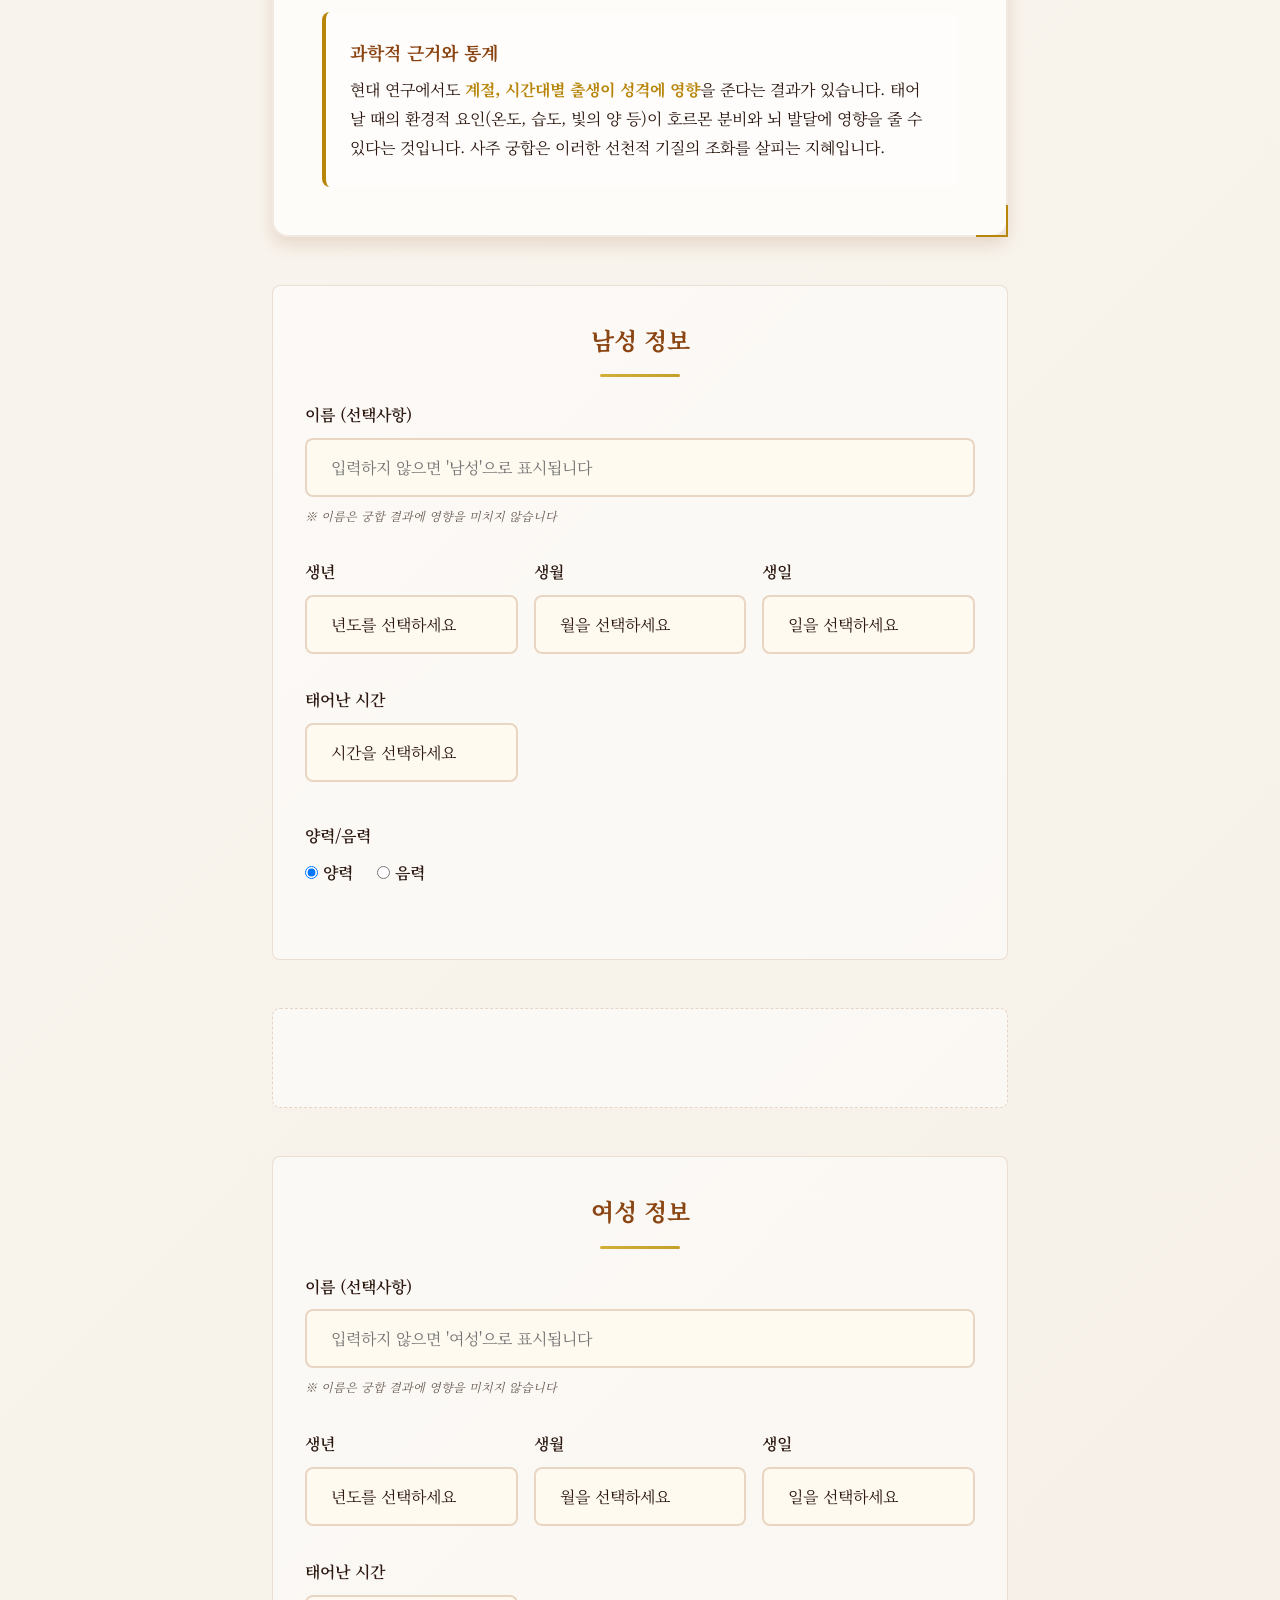
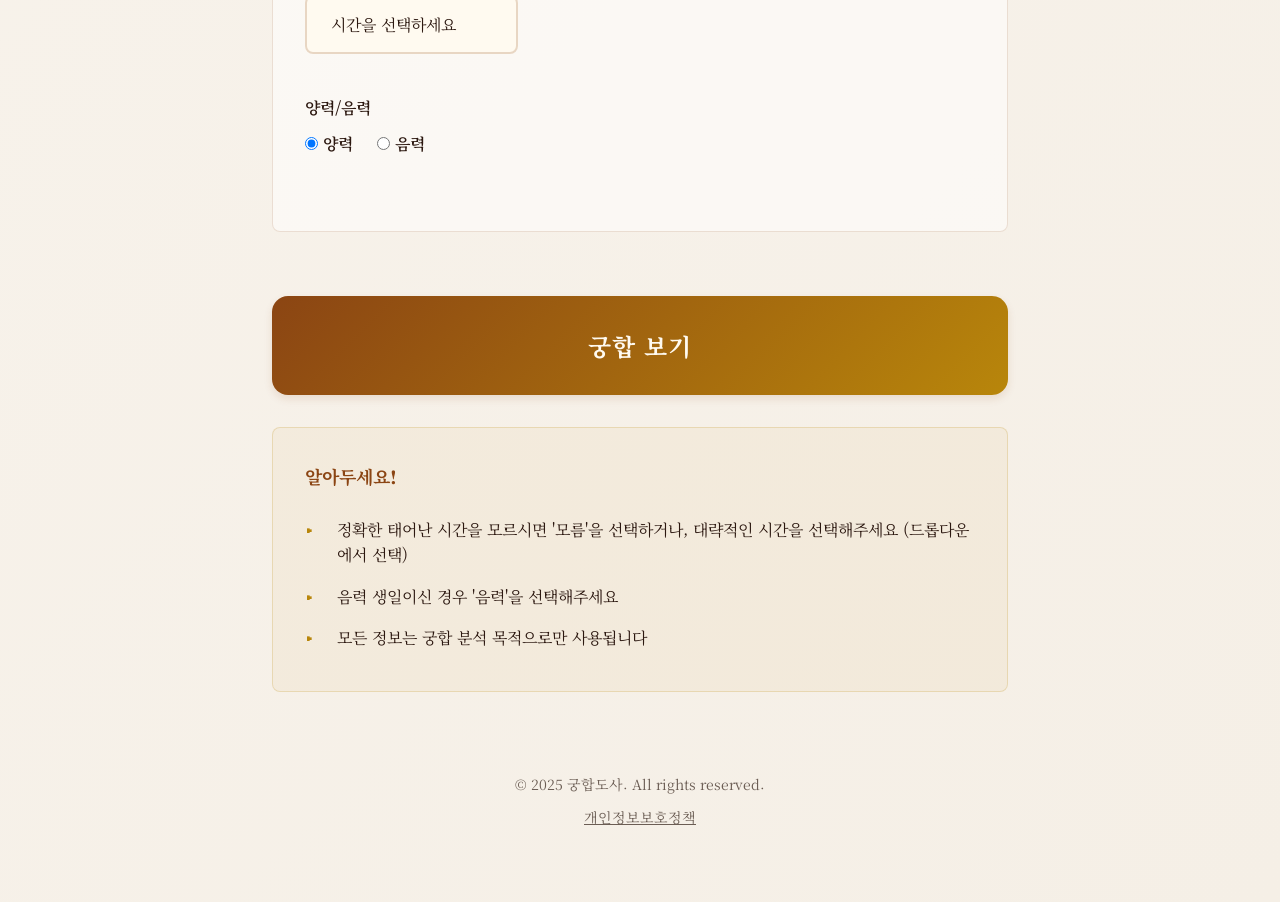
<file: summary.html>
<!DOCTYPE html>
<html lang="ko">
<head>
    <meta charset="UTF-8">
    <meta name="viewport" content="width=device-width, initial-scale=1.0">
    <title>궁합 결과 - 궁합도사</title>
    
    <!-- SEO 메타 태그 -->
    <link rel="canonical" href="https://gunghap-dosa.1icarus.com/summary.html">
    <meta name="robots" content="noindex, nofollow">
    
    <!-- Google Fonts - 한글 세리프 폰트 -->
    <link rel="preconnect" href="https://fonts.googleapis.com">
    <link rel="preconnect" href="https://fonts.gstatic.com" crossorigin>
    <link href="https://fonts.googleapis.com/css2?family=Noto+Serif+KR:wght@300;400;600;700;900&display=swap" rel="stylesheet">
    
    <!-- Google Analytics 4 -->
    <script async src="https://www.googletagmanager.com/gtag/js?id=G-HCWXTWEK1J"></script>
    <script>
        window.dataLayer = window.dataLayer || [];
        function gtag(){dataLayer.push(arguments);}
        gtag('js', new Date());
        gtag('config', 'G-HCWXTWEK1J');
    </script>
    
    <!-- Microsoft Clarity -->
    <script type="text/javascript">
        (function(c,l,a,r,i,t,y){
            c[a]=c[a]||function(){(c[a].q=c[a].q||[]).push(arguments)};
            t=l.createElement(r);t.async=1;t.src="https://www.clarity.ms/tag/"+i;
            y=l.getElementsByTagName(r)[0];y.parentNode.insertBefore(t,y);
        })(window, document, "clarity", "script", "tmue9ya7ho");
    </script>
    
    <script async src="https://pagead2.googlesyndication.com/pagead/js/adsbygoogle.js?client=ca-pub-2635949625184038" crossorigin="anonymous"></script>
    <script>
        // AdSense 스크립트 로드 완료 확인
        window.addEventListener('load', function() {
            if (typeof adsbygoogle === 'undefined') {
                console.log('Summary - AdSense 스크립트 로드 대기 중...');
            } else {
                console.log('Summary - AdSense 스크립트 로드 완료');
            }
        });
    </script>
    <link rel="stylesheet" href="static/style.css">
</head>
<body>
    <div class="container">
        <header class="header">
            <h1 class="logo">🔮 궁합도사</h1>
        </header>

        <main class="main-content">
            <div id="resultContainer" class="result-container fade-in">
                <!-- JavaScript로 동적 생성 -->
            </div>
        </main>

        <footer class="footer">
            <p>&copy; 2025 궁합도사. All rights reserved.</p>
        </footer>
    </div>

    <script src="saju-analyzer.js"></script>
    <script>
        document.addEventListener('DOMContentLoaded', function() {
            console.log('Summary 페이지 로드 완료');
            
            // localStorage에서 결과 가져오기
            const resultString = localStorage.getItem('compatibilityResult');
            
            if (!resultString) {
                alert('궁합 결과가 없습니다. 다시 분석해주세요.');
                window.location.href = 'index.html';
                return;
            }
            
            let result;
            try {
                result = JSON.parse(resultString);
                console.log('요약 페이지에서 로드된 결과:', result);
            } catch (error) {
                console.error('결과 파싱 오류:', error);
                alert('결과 데이터가 손상되었습니다. 다시 분석해주세요.');
                window.location.href = 'index.html';
                return;
            }
            
            if (!result || !result.score || !result.maleName || !result.femaleName) {
                console.error('결과 데이터가 불완전합니다:', result);
                alert('결과 데이터가 불완전합니다. 다시 분석해주세요.');
                window.location.href = 'index.html';
                return;
            }
            
            // 컨테이너 요소 가져오기
            const container = document.getElementById('resultContainer');
            if (!container) {
                console.error('resultContainer를 찾을 수 없습니다.');
                return;
            }
            
            // 등급 결정
            let gradeClass = 'normal';
            let gradeText = '보통 😊';
            if (result.score >= 85) {
                gradeClass = 'excellent';
                gradeText = '천생연분 💖';
            } else if (result.score >= 70) {
                gradeClass = 'good';
                gradeText = '매우 좋음 🌟';
            } else if (result.score < 55) {
                gradeClass = 'fair';
                gradeText = '노력 필요 🤔';
            }
            
            // SVG 원형 진행바 계산
            const circumference = 565;
            const offset = circumference - (circumference * result.score / 100);
            
            // HTML 생성
            const htmlContent = 
                '<div class="result-header">' +
                    '<h2>궁합 분석 결과</h2>' +
                    '<div class="couple-names">' +
                        '<span class="name male-name">' + result.maleName + '</span>' +
                        '<span class="heart">💕</span>' +
                        '<span class="name female-name">' + result.femaleName + '</span>' +
                    '</div>' +
                '</div>' +
                '<div class="score-container">' +
                    '<div class="score-circle">' +
                        '<svg class="score-svg" viewBox="0 0 200 200">' +
                            '<circle class="score-bg" cx="100" cy="100" r="90"></circle>' +
                            '<circle class="score-fill" cx="100" cy="100" r="90" style="stroke-dasharray: 565; stroke-dashoffset: ' + offset + ';"></circle>' +
                        '</svg>' +
                        '<div class="score-text">' +
                            '<span class="score-number">' + result.score + '</span>' +
                            '<span class="score-unit">점</span>' +
                        '</div>' +
                    '</div>' +
                    '<div class="score-grade">' +
                        '<span class="grade ' + gradeClass + '">' + gradeText + '</span>' +
                    '</div>' +
                '</div>' +
                '<div class="saju-info">' +
                    '<h3>📅 사주팔자 정보</h3>' +
                    '<div class="saju-row">' +
                        '<div class="saju-person">' +
                            '<strong>' + result.maleName + '</strong>' +
                            '<div class="saju-pillars-summary">' +
                                '<div class="pillar-summary-item"><span class="pillar-summary-label">연주</span><span class="pillar-summary-value">' + result.maleSaju.year + '</span></div>' +
                                '<div class="pillar-summary-item"><span class="pillar-summary-label">월주</span><span class="pillar-summary-value">' + result.maleSaju.month + '</span></div>' +
                                '<div class="pillar-summary-item"><span class="pillar-summary-label">일주</span><span class="pillar-summary-value highlight">' + result.maleSaju.day + '</span></div>' +
                                '<div class="pillar-summary-item"><span class="pillar-summary-label">시주</span><span class="pillar-summary-value">' + result.maleSaju.time + '</span></div>' +
                            '</div>' +
                        '</div>' +
                        '<div class="saju-person">' +
                            '<strong>' + result.femaleName + '</strong>' +
                            '<div class="saju-pillars-summary">' +
                                '<div class="pillar-summary-item"><span class="pillar-summary-label">연주</span><span class="pillar-summary-value">' + result.femaleSaju.year + '</span></div>' +
                                '<div class="pillar-summary-item"><span class="pillar-summary-label">월주</span><span class="pillar-summary-value">' + result.femaleSaju.month + '</span></div>' +
                                '<div class="pillar-summary-item"><span class="pillar-summary-label">일주</span><span class="pillar-summary-value highlight">' + result.femaleSaju.day + '</span></div>' +
                                '<div class="pillar-summary-item"><span class="pillar-summary-label">시주</span><span class="pillar-summary-value">' + result.femaleSaju.time + '</span></div>' +
                            '</div>' +
                        '</div>' +
                    '</div>' +
                '</div>' +
                
                // 시간 정보 안내 추가
                (result.timeInfo && result.timeInfo.hasUnknownTime ? 
                    '<div class="time-info-notice">' +
                        '<div class="notice-icon">⏰</div>' +
                        '<div class="notice-content">' +
                            '<p class="notice-title">시간 정보 안내</p>' +
                            '<p class="notice-text">' + result.timeInfo.timeAccuracy + '</p>' +
                        '</div>' +
                    '</div>' : '') +
                
                '<div class="ad-container ad-summary">' +
                    '<ins class="adsbygoogle" style="display:block" data-ad-client="ca-pub-2635949625184038" data-ad-slot="4133822401" data-ad-format="auto" data-full-width-responsive="true"></ins>' +
                '</div>' +
                '<div class="detail-sections">' +
                    '<div class="detail-section">' +
                        '<div class="section-icon">💕</div>' +
                        '<h3 class="section-title">애정운</h3>' +
                        '<p class="section-content">' + result.details.love + '</p>' +
                    '</div>' +
                    '<div class="ad-container ad-summary-middle1">' +
                        '<ins class="adsbygoogle" style="display:block" data-ad-client="ca-pub-2635949625184038" data-ad-slot="8775048649" data-ad-format="auto" data-full-width-responsive="true"></ins>' +
                    '</div>' +
                    '<div class="detail-section">' +
                        '<div class="section-icon">💰</div>' +
                        '<h3 class="section-title">재물운</h3>' +
                        '<p class="section-content">' + result.details.wealth + '</p>' +
                    '</div>' +
                    '<div class="detail-section">' +
                        '<div class="section-icon">🏥</div>' +
                        '<h3 class="section-title">건강운</h3>' +
                        '<p class="section-content">' + result.details.health + '</p>' +
                    '</div>' +
                    '<div class="detail-section">' +
                        '<div class="section-icon">👶</div>' +
                        '<h3 class="section-title">자녀운</h3>' +
                        '<p class="section-content">' + result.details.children + '</p>' +
                    '</div>' +
                    '<div class="detail-section highlight">' +
                        '<div class="section-icon">⭐</div>' +
                        '<h3 class="section-title">궁합 총평</h3>' +
                        '<p class="section-content">' + result.details.overall + '</p>' +
                    '</div>' +
                    '<div class="ad-container ad-summary-middle4">' +
                        '<ins class="adsbygoogle" style="display:block" data-ad-client="ca-pub-2635949625184038" data-ad-slot="3870932676" data-ad-format="auto" data-full-width-responsive="true"></ins>' +
                    '</div>' +
                    '<div class="detail-section complement-section">' +
                        '<div class="section-icon">🔄</div>' +
                        '<h3 class="section-title">서로의 단점 보완법</h3>' +
                        '<div class="complement-content">' +
                            '<div class="complement-box male-complement">' +
                                '<p class="section-content">' + result.complement.male + '</p>' +
                            '</div>' +
                            '<div class="complement-box female-complement">' +
                                '<p class="section-content">' + result.complement.female + '</p>' +
                            '</div>' +
                        '</div>' +
                    '</div>' +
                '</div>' +
                '<div class="action-buttons">' +
                    '<button class="copy-btn" onclick="copyCompatibilityResult()">📋 통변 저장하기 (복사)</button>' +
                    '<a href="detail.html" class="detail-btn" onclick="trackEvent(\'detail_view\', \'상세 풀이 보기 클릭\')">💕 애정운 · 💰 재물운 · 🏥 건강운 · 👶 자녀운 자세히 보기</a>' +
                    '<a href="index.html" class="back-btn" onclick="trackEvent(\'back_to_home\', \'처음으로 돌아가기 클릭\')">🏠 처음으로 돌아가기</a>' +
                '</div>';
            
            // HTML 삽입
            container.innerHTML = htmlContent;
            
            // AdSense 스크립트 실행 - 모든 광고 슬롯 활성화 (모바일 최적화)
            function initSummaryAds() {
                try {
                    const ads = document.querySelectorAll('.adsbygoogle');
                    console.log('Summary 페이지 - 발견된 광고 개수:', ads.length);
                    
                    if (ads.length === 0) {
                        console.warn('Summary - 광고 요소를 찾을 수 없습니다');
                        return;
                    }
                    
                    ads.forEach(function(ad, index) {
                        try {
                            // 광고 가시성 확인
                            const rect = ad.getBoundingClientRect();
                            const isVisible = rect.top >= 0 && rect.left >= 0;
                            
                            console.log(`Summary 광고 ${index + 1} 초기화 중 (가시성: ${isVisible})`);
                            (adsbygoogle = window.adsbygoogle || []).push({});
                            
                            // 광고 로딩 확인
                            setTimeout(function() {
                                const adFrame = ad.querySelector('iframe');
                                console.log(`Summary 광고 ${index + 1} 로딩 ${adFrame ? '완료' : '실패'}`);
                            }, 2000);
                            
                        } catch (e) {
                            console.error('Summary 광고 초기화 실패:', index + 1, e);
                        }
                    });
                    
                    console.log('Summary AdSense 광고 초기화 완료');
                } catch (e) {
                    console.error('Summary AdSense 초기화 오류:', e);
                }
            }
            
            // HTML 삽입 후 즉시 광고 초기화
            setTimeout(function() {
                if (typeof adsbygoogle !== 'undefined') {
                    initSummaryAds();
                } else {
                    console.log('Summary - AdSense 스크립트 로드 대기 중...');
                    setTimeout(initSummaryAds, 200);
                }
            }, 100);
            
            // 추가 초기화 (다중 시도)
            setTimeout(initSummaryAds, 500);
            setTimeout(initSummaryAds, 1000);
            setTimeout(initSummaryAds, 2000);
            setTimeout(initSummaryAds, 4000);
            
            // Google Analytics 이벤트: 요약 페이지 도달
            if (typeof gtag !== 'undefined') {
                gtag('event', 'page_view', {
                    page_title: 'Summary Page',
                    page_location: window.location.href,
                    compatibility_score: result.score
                });
            }
            
            // 점수 애니메이션
            setTimeout(function() {
                const scoreNumber = document.querySelector('.score-number');
                if (scoreNumber) {
                    let current = 0;
                    const target = result.score;
                    const duration = 1500;
                    const increment = target / (duration / 16);
                    
                    function animate() {
                        current += increment;
                        if (current < target) {
                            scoreNumber.textContent = Math.floor(current);
                            requestAnimationFrame(animate);
                        } else {
                            scoreNumber.textContent = target;
                        }
                    }
                    
                    scoreNumber.textContent = '0';
                    animate();
                }
            }, 300);
        });
        
        // 이벤트 추적 헬퍼 함수
        function trackEvent(eventName, eventLabel) {
            if (typeof gtag !== 'undefined') {
                gtag('event', eventName, {
                    event_category: 'button_click',
                    event_label: eventLabel
                });
            }
        }
        
        // 한자를 한글로 변환하는 매핑
        const hanjaToKorean = {
            '甲': '갑', '乙': '을', '丙': '병', '丁': '정', '戊': '무', '己': '기', '庚': '경', '辛': '신', '壬': '임', '癸': '계',
            '子': '자', '丑': '축', '寅': '인', '卯': '묘', '辰': '진', '巳': '사', '午': '오', '未': '미', '申': '신', '酉': '유', '戌': '술', '亥': '해'
        };
        
        // 한자를 한글로 변환
        function convertToKorean(hanja) {
            return hanja.split('').map(char => hanjaToKorean[char] || char).join('');
        }
        
        // 통변 전체 내용 복사 함수
        function copyCompatibilityResult() {
            // Google Analytics 이벤트: 통변 복사
            if (typeof gtag !== 'undefined') {
                gtag('event', 'copy_result', {
                    event_category: 'engagement',
                    event_label: '통변 저장하기 클릭'
                });
            }
            
            const resultString = localStorage.getItem('compatibilityResult');
            if (!resultString) {
                alert('저장할 결과가 없습니다.');
                return;
            }
            
            const result = JSON.parse(resultString);
            
            // 복사할 텍스트 생성
            let text = '═══════════════════════════════\n';
            text += '🔮 궁합도사 - 사주 궁합 분석 결과\n';
            text += '출처: https://gunghap-dosa.1icarus.com/\n';
            text += '═══════════════════════════════\n\n';
            
            // 기본 정보
            text += '【 기본 정보 】\n';
            text += '궁합 점수: ' + result.score + '점\n\n';
            
            // 남성 사주팔자
            text += '👨 ' + result.maleName + '님의 사주팔자\n';
            text += '연주(年柱): ' + result.maleSaju.year + ' (' + convertToKorean(result.maleSaju.year) + ')\n';
            text += '월주(月柱): ' + result.maleSaju.month + ' (' + convertToKorean(result.maleSaju.month) + ')\n';
            text += '일주(日柱): ' + result.maleSaju.day + ' (' + convertToKorean(result.maleSaju.day) + ')\n';
            text += '시주(時柱): ' + result.maleSaju.time + ' (' + convertToKorean(result.maleSaju.time) + ')\n\n';
            
            // 여성 사주팔자
            text += '👩 ' + result.femaleName + '님의 사주팔자\n';
            text += '연주(年柱): ' + result.femaleSaju.year + ' (' + convertToKorean(result.femaleSaju.year) + ')\n';
            text += '월주(月柱): ' + result.femaleSaju.month + ' (' + convertToKorean(result.femaleSaju.month) + ')\n';
            text += '일주(日柱): ' + result.femaleSaju.day + ' (' + convertToKorean(result.femaleSaju.day) + ')\n';
            text += '시주(時柱): ' + result.femaleSaju.time + ' (' + convertToKorean(result.femaleSaju.time) + ')\n\n';
            
            text += '═══════════════════════════════\n';
            text += '【 상세 궁합 풀이 】\n';
            text += '═══════════════════════════════\n\n';
            
            // 애정운
            text += '💕 애정운\n';
            text += '─────────────────────────────\n';
            text += result.details.love + '\n\n';
            
            // 재물운
            text += '💰 재물운\n';
            text += '─────────────────────────────\n';
            text += result.details.wealth + '\n\n';
            
            // 건강운
            text += '🏥 건강운\n';
            text += '─────────────────────────────\n';
            text += result.details.health + '\n\n';
            
            // 자녀운
            text += '👶 자녀운\n';
            text += '─────────────────────────────\n';
            text += result.details.children + '\n\n';
            
            // 궁합 총평
            text += '⭐ 궁합 총평\n';
            text += '─────────────────────────────\n';
            text += result.details.overall + '\n\n';
            
            // 서로의 단점 보완법
            text += '🔄 서로의 단점 보완법\n';
            text += '─────────────────────────────\n';
            text += result.complement.male + '\n\n';
            text += result.complement.female + '\n\n';
            
            text += '═══════════════════════════════\n';
            text += '궁합도사 - 전통 사주 기반 궁합 분석 서비스\n';
            text += '출처: https://gunghap-dosa.1icarus.com/\n';
            text += '═══════════════════════════════';
            
            // 클립보드에 복사
            if (navigator.clipboard && navigator.clipboard.writeText) {
                navigator.clipboard.writeText(text).then(function() {
                    alert('✅ 복사가 완료되었습니다!\n\n다른 곳에 붙여넣으세요. 📋');
                }).catch(function(err) {
                    console.error('복사 실패:', err);
                    alert('복사에 실패했습니다. 다시 시도해주세요.');
                });
            } else {
                // 구형 브라우저 대응
                const textArea = document.createElement('textarea');
                textArea.value = text;
                textArea.style.position = 'fixed';
                textArea.style.left = '-999999px';
                document.body.appendChild(textArea);
                textArea.select();
                
                try {
                    document.execCommand('copy');
                    alert('✅ 복사가 완료되었습니다!\n\n다른 곳에 붙여넣으세요. 📋');
                } catch (err) {
                    console.error('복사 실패:', err);
                    alert('복사에 실패했습니다. 다시 시도해주세요.');
                }
                
                document.body.removeChild(textArea);
            }
        }
    </script>
</body>
</html>
</file>
<file: static/style.css>
/* ============================================
   궁합도사 CSS - 전통 사주 전문가 디자인
   ============================================ */

/* 기본 리셋 및 변수 설정 */
* {
    margin: 0;
    padding: 0;
    box-sizing: border-box;
}

:root {
    /* 전통적인 색상 팔레트 - 음양오행 기반 */
    --primary-color: #8B4513;        /* 토(土) - 갈색 */
    --secondary-color: #B8860B;      /* 금(金) - 금색 */
    --accent-color: #DC143C;         /* 화(火) - 주홍색 */
    --wood-color: #2D5016;           /* 목(木) - 진한 녹색 */
    --water-color: #1E3A8A;          /* 수(水) - 청남색 */
    
    --text-dark: #2C1810;
    --text-light: #6B5D54;
    --bg-gradient-start: #FFF8E7;    /* 따뜻한 베이지 */
    --bg-gradient-end: #F5E6D3;      /* 연한 황토색 */
    --white: #FFFAF0;                /* 약간 따뜻한 흰색 */
    --paper-bg: #FEFCF8;             /* 한지 느낌 */
    
    --gold-gradient-start: #D4AF37;
    --gold-gradient-end: #C5A028;
    --red-accent: #8B0000;
    
    /* 간격 */
    --spacing-xs: 0.5rem;
    --spacing-sm: 1rem;
    --spacing-md: 1.5rem;
    --spacing-lg: 2rem;
    --spacing-xl: 3rem;
    
    /* 폰트 크기 */
    --font-xs: 0.75rem;
    --font-sm: 0.875rem;
    --font-base: 1rem;
    --font-lg: 1.125rem;
    --font-xl: 1.5rem;
    --font-2xl: 2rem;
    --font-3xl: 2.5rem;
    
    /* 그림자 - 더 부드럽고 깊이감 있게 */
    --shadow-sm: 0 2px 4px rgba(139, 69, 19, 0.08);
    --shadow-md: 0 4px 8px rgba(139, 69, 19, 0.12);
    --shadow-lg: 0 8px 16px rgba(139, 69, 19, 0.15);
    --shadow-xl: 0 12px 24px rgba(139, 69, 19, 0.2);
    --shadow-glow: 0 0 20px rgba(212, 175, 55, 0.3);
    
    /* 테두리 반경 */
    --radius-sm: 0.375rem;
    --radius-md: 0.5rem;
    --radius-lg: 1rem;
    --radius-xl: 1.5rem;
    --radius-full: 9999px;
}

/* 한글 폰트 최적화 */
body {
    font-family: 'Noto Serif KR', 'Nanum Myeongjo', 'Georgia', serif;
    background: linear-gradient(135deg, #FAF6F0 0%, #F5EFE6 100%);
    min-height: 100vh;
    color: var(--text-dark);
    line-height: 1.8;
    -webkit-font-smoothing: antialiased;
    position: relative;
}

/* 한지 질감 효과 */
body::before {
    content: '';
    position: fixed;
    top: 0;
    left: 0;
    right: 0;
    bottom: 0;
    background-image: 
        /* 한지 섬유 질감 */
        repeating-linear-gradient(0deg, transparent, transparent 2px, rgba(139, 69, 19, 0.01) 2px, rgba(139, 69, 19, 0.01) 4px),
        repeating-linear-gradient(90deg, transparent, transparent 2px, rgba(139, 69, 19, 0.01) 2px, rgba(139, 69, 19, 0.01) 4px),
        /* 미묘한 얼룩 효과 */
        radial-gradient(circle at 20% 30%, rgba(184, 134, 11, 0.03) 0%, transparent 50%),
        radial-gradient(circle at 80% 70%, rgba(139, 69, 19, 0.03) 0%, transparent 50%),
        radial-gradient(circle at 40% 80%, rgba(160, 120, 80, 0.02) 0%, transparent 40%),
        radial-gradient(circle at 70% 20%, rgba(160, 120, 80, 0.02) 0%, transparent 40%);
    pointer-events: none;
    z-index: 0;
    opacity: 0.8;
}

/* 한지 노이즈 효과 */
body::after {
    content: '';
    position: fixed;
    top: 0;
    left: 0;
    right: 0;
    bottom: 0;
    background-image: url("data:image/svg+xml,%3Csvg viewBox='0 0 400 400' xmlns='http://www.w3.org/2000/svg'%3E%3Cfilter id='noiseFilter'%3E%3CfeTurbulence type='fractalNoise' baseFrequency='0.9' numOctaves='4' stitchTiles='stitch'/%3E%3C/filter%3E%3Crect width='100%25' height='100%25' filter='url(%23noiseFilter)' opacity='0.03'/%3E%3C/svg%3E");
    pointer-events: none;
    z-index: 0;
    opacity: 0.5;
}

/* 컨테이너 */
.container {
    max-width: 800px;
    margin: 0 auto;
    padding: var(--spacing-lg);
    position: relative;
    z-index: 1;
}

/* 헤더 스타일 - 전통적이고 위엄있게 */
.header {
    text-align: center;
    padding: var(--spacing-xl) var(--spacing-md);
    margin-bottom: var(--spacing-xl);
    background: linear-gradient(135deg, var(--primary-color) 0%, var(--secondary-color) 100%);
    border-radius: var(--radius-lg);
    box-shadow: var(--shadow-xl), var(--shadow-glow);
    position: relative;
    overflow: hidden;
}

/* 헤더 장식 효과 */
.header::before,
.header::after {
    content: '⚊';
    position: absolute;
    font-size: 3rem;
    color: rgba(255, 255, 255, 0.15);
    font-weight: bold;
}

.header::before {
    top: 10px;
    left: 20px;
    transform: rotate(-15deg);
}

.header::after {
    bottom: 10px;
    right: 20px;
    transform: rotate(15deg);
}

.header h1 {
    font-size: var(--font-3xl);
    font-weight: 900;
    color: var(--white);
    margin-bottom: var(--spacing-xs);
    text-shadow: 2px 2px 4px rgba(0, 0, 0, 0.3);
    letter-spacing: 0.1em;
    position: relative;
    z-index: 1;
}

.header p {
    font-size: var(--font-lg);
    color: var(--white);
    opacity: 0.95;
    font-weight: 300;
    letter-spacing: 0.05em;
    position: relative;
    z-index: 1;
}

/* 카드 스타일 - 한지 느낌 */
.card {
    background: var(--paper-bg);
    border-radius: var(--radius-lg);
    padding: var(--spacing-xl);
    box-shadow: var(--shadow-lg);
    margin-bottom: var(--spacing-lg);
    border: 2px solid rgba(139, 69, 19, 0.1);
    position: relative;
}

/* 카드 모서리 장식 */
.card::before,
.card::after {
    content: '';
    position: absolute;
    width: 30px;
    height: 30px;
    border: 2px solid var(--secondary-color);
}

.card::before {
    top: -2px;
    left: -2px;
    border-right: none;
    border-bottom: none;
}

.card::after {
    bottom: -2px;
    right: -2px;
    border-left: none;
    border-top: none;
}

/* 섹션 제목 */
.section-title {
    font-size: var(--font-xl);
    font-weight: 700;
    color: var(--primary-color);
    margin-bottom: var(--spacing-lg);
    text-align: center;
    position: relative;
    padding-bottom: var(--spacing-sm);
}

.section-title::after {
    content: '';
    position: absolute;
    bottom: 0;
    left: 50%;
    transform: translateX(-50%);
    width: 80px;
    height: 3px;
    background: linear-gradient(90deg, var(--gold-gradient-start), var(--gold-gradient-end));
    border-radius: var(--radius-full);
}

/* 폼 그룹 */
.form-group {
    margin-bottom: var(--spacing-lg);
}

.form-note {
    display: block;
    font-size: var(--font-xs);
    color: var(--text-light);
    margin-top: var(--spacing-xs);
    font-style: italic;
}

/* 생년월일 드롭다운 레이아웃 */
.form-row {
    display: flex;
    gap: var(--spacing-md);
    margin-bottom: var(--spacing-md);
    flex-wrap: wrap;
}

.form-row .form-group {
    flex: 1;
    min-width: 120px;
    margin-bottom: var(--spacing-sm);
}

/* 생년월일 3개 컬럼 레이아웃 */
.birthdate-row {
    display: grid;
    grid-template-columns: 1fr 1fr 1fr;
    gap: var(--spacing-sm);
}

@media (max-width: 768px) {
    .birthdate-row {
        grid-template-columns: 1fr;
        gap: var(--spacing-xs);
    }
}

.person-section {
    background: rgba(255, 255, 255, 0.5);
    padding: var(--spacing-lg);
    border-radius: var(--radius-md);
    margin-bottom: var(--spacing-lg);
    border: 1px solid rgba(139, 69, 19, 0.15);
}

.person-title {
    font-size: var(--font-xl);
    font-weight: 700;
    color: var(--primary-color);
    margin-bottom: var(--spacing-md);
    text-align: center;
    display: flex;
    align-items: center;
    justify-content: center;
    gap: var(--spacing-sm);
}

.person-title::before {
    content: '◆';
    color: var(--secondary-color);
}

.person-title::after {
    content: '◆';
    color: var(--secondary-color);
}

/* 레이블 */
label {
    display: block;
    font-weight: 600;
    color: var(--text-dark);
    margin-bottom: var(--spacing-xs);
    font-size: var(--font-base);
}

label .required {
    color: var(--accent-color);
    margin-left: 4px;
}

/* 입력 필드 */
input[type="text"],
input[type="date"],
input[type="time"],
select {
    width: 100%;
    padding: var(--spacing-sm) var(--spacing-md);
    border: 2px solid rgba(139, 69, 19, 0.2);
    border-radius: var(--radius-md);
    font-size: var(--font-base);
    font-family: inherit;
    background: var(--white);
    color: var(--text-dark);
    transition: all 0.3s ease;
    /* 모바일 입력 개선 */
    -webkit-appearance: none;
    -moz-appearance: none;
    appearance: none;
}

/* 모바일 텍스트 입력 필드 특별 처리 */
input[type="text"] {
    -webkit-user-select: text !important;
    user-select: text !important;
    -webkit-appearance: none !important;
    -moz-appearance: none !important;
    appearance: none !important;
    pointer-events: auto !important;
    touch-action: manipulation !important;
    -webkit-tap-highlight-color: transparent;
}

/* 이름 입력 필드 추가 최적화 */
#male_name,
#female_name {
    cursor: text !important;
    pointer-events: auto !important;
    user-select: text !important;
    -webkit-user-select: text !important;
}

input[type="text"]:focus,
input[type="date"]:focus,
input[type="time"]:focus,
select:focus {
    outline: none;
    border-color: var(--secondary-color);
    box-shadow: 0 0 0 3px rgba(184, 134, 11, 0.1);
}

/* 라디오 버튼 그룹 */
.radio-group {
    display: flex;
    gap: var(--spacing-md);
    margin-top: var(--spacing-xs);
}

.radio-option {
    flex: 1;
}

.radio-option input[type="radio"] {
    display: none;
}

.radio-option label {
    display: block;
    padding: var(--spacing-sm);
    text-align: center;
    border: 2px solid rgba(139, 69, 19, 0.2);
    border-radius: var(--radius-md);
    cursor: pointer;
    transition: all 0.3s ease;
    background: var(--white);
    font-weight: 600;
}

.radio-option input[type="radio"]:checked + label {
    background: linear-gradient(135deg, var(--secondary-color), var(--gold-gradient-end));
    color: var(--white);
    border-color: var(--secondary-color);
    box-shadow: var(--shadow-md);
}

.radio-option label:hover {
    border-color: var(--secondary-color);
    transform: translateY(-2px);
}

/* 버튼 스타일 */
.submit-btn,
.detail-btn,
.back-btn,
.home-btn {
    width: 100%;
    padding: var(--spacing-md) var(--spacing-lg);
    font-size: var(--font-lg);
    font-weight: 700;
    border: none;
    border-radius: var(--radius-lg);
    cursor: pointer;
    transition: all 0.3s ease;
    text-decoration: none;
    display: inline-block;
    text-align: center;
    font-family: inherit;
    box-shadow: var(--shadow-md);
    letter-spacing: 0.05em;
}

.submit-btn {
    background: linear-gradient(135deg, var(--primary-color) 0%, var(--secondary-color) 100%);
    color: var(--white);
    margin-top: var(--spacing-lg);
    font-size: var(--font-xl);
    padding: var(--spacing-lg);
    position: relative;
    overflow: hidden;
}

.submit-btn::before {
    content: '';
    position: absolute;
    top: 0;
    left: -100%;
    width: 100%;
    height: 100%;
    background: linear-gradient(90deg, transparent, rgba(255,255,255,0.3), transparent);
    transition: left 0.5s;
}

.submit-btn:hover::before {
    left: 100%;
}

.submit-btn:hover {
    transform: translateY(-3px);
    box-shadow: var(--shadow-xl), var(--shadow-glow);
}

.submit-btn:active {
    transform: translateY(-1px);
}

.submit-btn:disabled {
    opacity: 0.6;
    cursor: not-allowed;
    transform: none;
}

.detail-btn {
    background: linear-gradient(135deg, var(--wood-color) 0%, var(--primary-color) 100%);
    color: var(--white);
    margin-bottom: var(--spacing-md);
}

.detail-btn:hover {
    transform: translateY(-2px);
    box-shadow: var(--shadow-lg);
}

.back-btn,
.home-btn {
    background: linear-gradient(135deg, var(--water-color) 0%, var(--wood-color) 100%);
    color: var(--white);
}

.back-btn:hover,
.home-btn:hover {
    transform: translateY(-2px);
    box-shadow: var(--shadow-lg);
}

/* 로딩 화면 */
.loading-container {
    text-align: center;
    padding: var(--spacing-xl) var(--spacing-lg);
}

.loading-animation {
    position: relative;
    margin: var(--spacing-xl) auto;
    width: 150px;
    height: 150px;
}

.crystal {
    position: absolute;
    top: 50%;
    left: 50%;
    transform: translate(-50%, -50%);
    font-size: 4rem;
    animation: float 3s ease-in-out infinite, glow 2s ease-in-out infinite;
    z-index: 2;
}

@keyframes float {
    0%, 100% { transform: translate(-50%, -50%) translateY(0px); }
    50% { transform: translate(-50%, -50%) translateY(-15px); }
}

@keyframes glow {
    0%, 100% { filter: drop-shadow(0 0 10px rgba(184, 134, 11, 0.5)); }
    50% { filter: drop-shadow(0 0 20px rgba(184, 134, 11, 0.8)); }
}

.loading-spinner {
    width: 120px;
    height: 120px;
    margin: 0 auto;
    border: 6px solid rgba(139, 69, 19, 0.1);
    border-top: 6px solid var(--secondary-color);
    border-bottom: 6px solid var(--accent-color);
    border-radius: 50%;
    animation: spin 2s linear infinite;
    position: relative;
}

@keyframes spin {
    0% { transform: rotate(0deg); }
    100% { transform: rotate(360deg); }
}

.loading-text {
    margin-top: var(--spacing-xl);
}

.loading-text h2 {
    font-size: var(--font-2xl);
    font-weight: 700;
    color: var(--primary-color);
    margin-bottom: var(--spacing-sm);
}

.loading-message {
    font-size: var(--font-lg);
    color: var(--text-light);
    margin-bottom: var(--spacing-md);
}

.loading-dots {
    display: inline-block;
}

.loading-dots span {
    display: inline-block;
    animation: bounce 1.4s infinite ease-in-out both;
    font-size: var(--font-2xl);
    color: var(--secondary-color);
}

.loading-dots span:nth-child(1) {
    animation-delay: -0.32s;
}

.loading-dots span:nth-child(2) {
    animation-delay: -0.16s;
}

@keyframes bounce {
    0%, 80%, 100% { transform: scale(0); opacity: 0.5; }
    40% { transform: scale(1); opacity: 1; }
}

/* 로딩 정보 */
.loading-info {
    margin-top: var(--spacing-lg);
    padding: var(--spacing-md);
}

.loading-info p {
    font-size: var(--font-base);
    color: var(--text-light);
    margin: var(--spacing-xs) 0;
}

/* 로딩 안내 메시지 */
.loading-notice {
    margin-top: var(--spacing-xl);
    padding: var(--spacing-lg);
    background: linear-gradient(135deg, rgba(139, 69, 19, 0.1), rgba(184, 134, 11, 0.1));
    border-radius: var(--radius-lg);
    border: 2px solid rgba(184, 134, 11, 0.3);
}

.loading-notice p {
    font-size: var(--font-lg);
    font-weight: 600;
    color: var(--primary-color);
    margin: 0;
    line-height: 1.6;
}

.loading-notice-sub {
    font-size: var(--font-base) !important;
    font-weight: 400 !important;
    color: var(--text-light) !important;
    margin-top: var(--spacing-xs) !important;
}

/* 로딩 페이지 원리 설명 */
.principle-section-loading {
    margin-top: var(--spacing-xl);
    padding-top: var(--spacing-xl);
    border-top: 2px solid rgba(139, 69, 19, 0.2);
}

.principle-section-loading h3 {
    font-size: var(--font-xl);
    font-weight: 700;
    color: var(--primary-color);
    text-align: center;
    margin-bottom: var(--spacing-lg);
}

.principle-section-loading .principle-item {
    margin-bottom: var(--spacing-lg);
    padding: var(--spacing-md);
    background: rgba(255, 255, 255, 0.5);
    border-radius: var(--radius-md);
    border: 1px solid rgba(139, 69, 19, 0.15);
}

.principle-section-loading .principle-item h4 {
    font-size: var(--font-lg);
    font-weight: 600;
    color: var(--primary-color);
    margin-bottom: var(--spacing-sm);
}

.principle-section-loading .principle-item p {
    font-size: var(--font-base);
    color: var(--text-dark);
    line-height: 1.7;
    margin: 0;
}

.principle-section-loading .principle-icon {
    font-size: 2rem;
    margin-bottom: var(--spacing-sm);
}

/* 결과 헤더 */
.result-header,
.detail-header {
    text-align: center;
    margin-bottom: var(--spacing-xl);
    padding-bottom: var(--spacing-lg);
    border-bottom: 2px solid rgba(139, 69, 19, 0.2);
}

.result-header h2,
.detail-header h2 {
    font-size: var(--font-2xl);
    font-weight: 800;
    color: var(--primary-color);
    margin-bottom: var(--spacing-md);
}

.couple-names {
    display: flex;
    align-items: center;
    justify-content: center;
    gap: var(--spacing-md);
    margin-bottom: var(--spacing-md);
    flex-wrap: wrap;
}

.name {
    font-size: var(--font-xl);
    font-weight: 700;
    padding: var(--spacing-sm) var(--spacing-lg);
    border-radius: var(--radius-lg);
    background: linear-gradient(135deg, var(--gold-gradient-start), var(--gold-gradient-end));
    color: var(--white);
    box-shadow: var(--shadow-md);
}

.heart {
    font-size: var(--font-2xl);
    animation: heartbeat 1.5s ease-in-out infinite;
}

@keyframes heartbeat {
    0%, 100% { transform: scale(1); }
    50% { transform: scale(1.2); }
}

/* 점수 컨테이너 */
.score-container {
    text-align: center;
    padding: var(--spacing-xl) 0;
    position: relative;
}

.score-circle {
    position: relative;
    width: 200px;
    height: 200px;
    margin: 0 auto var(--spacing-md);
}

.score-svg {
    transform: rotate(-90deg);
}

.score-bg {
    fill: none;
    stroke: rgba(139, 69, 19, 0.1);
    stroke-width: 8;
}

.score-fill {
    fill: none;
    stroke: url(#scoreGradient);
    stroke-width: 8;
    stroke-linecap: round;
    transition: stroke-dashoffset 1.5s ease;
}

.score-text {
    position: absolute;
    top: 50%;
    left: 50%;
    transform: translate(-50%, -50%);
    text-align: center;
}

.score-number {
    display: block;
    font-size: var(--font-3xl);
    font-weight: 900;
    color: var(--primary-color);
    line-height: 1;
}

.score-unit {
    display: block;
    font-size: var(--font-lg);
    color: var(--text-light);
    font-weight: 600;
}

.score-grade {
    margin-top: var(--spacing-md);
}

.grade {
    display: inline-block;
    padding: var(--spacing-sm) var(--spacing-xl);
    border-radius: var(--radius-full);
    font-size: var(--font-xl);
    font-weight: 700;
    box-shadow: var(--shadow-md);
}

.grade.excellent {
    background: linear-gradient(135deg, #DC143C, #FF6B6B);
    color: var(--white);
}

.grade.good {
    background: linear-gradient(135deg, var(--gold-gradient-start), var(--gold-gradient-end));
    color: var(--white);
}

.grade.normal {
    background: linear-gradient(135deg, var(--wood-color), #4A7C2F);
    color: var(--white);
}

.grade.fair {
    background: linear-gradient(135deg, var(--water-color), #3B82F6);
    color: var(--white);
}

.score-badge {
    display: inline-block;
    padding: var(--spacing-sm) var(--spacing-xl);
    background: linear-gradient(135deg, var(--gold-gradient-start), var(--gold-gradient-end));
    color: var(--white);
    border-radius: var(--radius-full);
    font-size: var(--font-xl);
    font-weight: 700;
    box-shadow: var(--shadow-md);
}

/* 요약 및 상세 콘텐츠 */
.summary-content {
    background: rgba(255, 255, 255, 0.7);
    padding: var(--spacing-lg);
    border-radius: var(--radius-lg);
    margin-bottom: var(--spacing-lg);
    border-left: 4px solid var(--secondary-color);
}

.summary-content h3 {
    font-size: var(--font-xl);
    color: var(--primary-color);
    margin-bottom: var(--spacing-md);
    font-weight: 700;
}

.summary-text {
    font-size: var(--font-base);
    line-height: 1.9;
    color: var(--text-dark);
}

/* 상세 섹션 */
.detail-sections {
    margin-bottom: var(--spacing-lg);
}

.detail-section {
    background: rgba(255, 255, 255, 0.7);
    padding: var(--spacing-lg);
    border-radius: var(--radius-lg);
    margin-bottom: var(--spacing-lg);
    border: 2px solid rgba(139, 69, 19, 0.1);
    transition: all 0.3s ease;
}

.detail-section:hover {
    transform: translateY(-2px);
    box-shadow: var(--shadow-lg);
    border-color: var(--secondary-color);
}

.detail-section.highlight {
    background: linear-gradient(135deg, rgba(212, 175, 55, 0.1), rgba(197, 160, 40, 0.1));
    border: 2px solid var(--secondary-color);
}

/* 단점 보완법 섹션 */
.complement-section {
    background: linear-gradient(135deg, rgba(139, 69, 19, 0.05), rgba(184, 134, 11, 0.05));
}

.complement-content {
    display: flex;
    flex-direction: column;
    gap: var(--spacing-lg);
}

.complement-box {
    background: rgba(255, 255, 255, 0.8);
    padding: var(--spacing-lg);
    border-radius: var(--radius-md);
    border-left: 4px solid var(--secondary-color);
}

.male-complement {
    border-left-color: #2563eb;
}

.female-complement {
    border-left-color: #dc2626;
}

.section-icon {
    font-size: var(--font-3xl);
    text-align: center;
    margin-bottom: var(--spacing-sm);
}

.section-title {
    font-size: var(--font-xl);
    font-weight: 700;
    color: var(--primary-color);
    margin-bottom: var(--spacing-md);
    text-align: center;
}

.section-content {
    font-size: var(--font-base);
    line-height: 1.9;
    color: var(--text-dark);
    text-align: left;
    white-space: pre-line;
}

/* 사주 정보 */
.saju-info {
    background: linear-gradient(135deg, rgba(255, 255, 255, 0.95), rgba(254, 252, 248, 0.95));
    padding: var(--spacing-xl);
    border-radius: var(--radius-lg);
    margin-top: var(--spacing-xl);
    border: 2px solid var(--secondary-color);
    box-shadow: var(--shadow-md);
}

.saju-info h3,
.saju-info h4 {
    font-size: var(--font-xl);
    color: var(--primary-color);
    margin-bottom: var(--spacing-lg);
    text-align: center;
    font-weight: 700;
}

.saju-row {
    display: grid;
    grid-template-columns: 1fr 1fr;
    gap: var(--spacing-md);
}

.saju-person {
    background: var(--white);
    padding: var(--spacing-md);
    border-radius: var(--radius-md);
    text-align: center;
    border: 1px solid rgba(139, 69, 19, 0.15);
}

.saju-person strong {
    display: block;
    font-size: var(--font-lg);
    color: var(--primary-color);
    margin-bottom: var(--spacing-md);
}

.saju-person p {
    font-size: var(--font-sm);
    color: var(--text-dark);
    margin: 4px 0;
}

.saju-pillars-summary {
    display: grid;
    grid-template-columns: repeat(2, 1fr);
    gap: var(--spacing-sm);
    margin-top: var(--spacing-sm);
}

.pillar-summary-item {
    display: flex;
    flex-direction: column;
    align-items: center;
    gap: var(--spacing-xs);
    padding: var(--spacing-sm);
    background: rgba(255, 255, 255, 0.8);
    border-radius: var(--radius-sm);
    transition: all 0.3s ease;
}

.pillar-summary-item:hover {
    transform: translateY(-2px);
    box-shadow: var(--shadow-sm);
}

.pillar-summary-label {
    font-size: var(--font-xs);
    color: var(--text-light);
    font-weight: 500;
}

.pillar-summary-value {
    font-size: var(--font-lg);
    color: var(--primary-color);
    font-weight: 900;
    padding: var(--spacing-xs) var(--spacing-sm);
    background: linear-gradient(135deg, rgba(212, 175, 55, 0.2), rgba(197, 160, 40, 0.2));
    border-radius: var(--radius-sm);
    letter-spacing: 2px;
    min-width: 40px;
    text-align: center;
}

.pillar-summary-value.highlight {
    background: linear-gradient(135deg, var(--gold-gradient-start), var(--gold-gradient-end));
    color: var(--primary-color);
    font-size: var(--font-xl);
    box-shadow: var(--shadow-sm);
    text-shadow: 1px 1px 2px rgba(0, 0, 0, 0.1);
}

/* 액션 버튼 그룹 */
.action-buttons {
    display: flex;
    flex-direction: column;
    gap: var(--spacing-md);
    margin-top: var(--spacing-lg);
}

/* 복사 버튼 */
.copy-btn {
    display: inline-block;
    padding: var(--spacing-md) var(--spacing-lg);
    background: linear-gradient(135deg, #2563eb, #1d4ed8);
    color: white;
    text-decoration: none;
    border-radius: var(--radius-md);
    font-weight: 600;
    font-size: var(--font-base);
    text-align: center;
    transition: all 0.3s ease;
    box-shadow: var(--shadow-md);
    border: none;
    cursor: pointer;
    font-family: 'Noto Serif KR', serif;
}

.copy-btn:hover {
    background: linear-gradient(135deg, #1d4ed8, #1e40af);
    transform: translateY(-2px);
    box-shadow: var(--shadow-lg);
}

.copy-btn:active {
    transform: translateY(0);
    box-shadow: var(--shadow-sm);
}

/* 공유 섹션 */
.share-section {
    text-align: center;
    padding: var(--spacing-lg);
    background: rgba(139, 69, 19, 0.05);
    border-radius: var(--radius-lg);
    margin-top: var(--spacing-xl);
    border: 1px dashed var(--secondary-color);
}

.share-section h4 {
    font-size: var(--font-xl);
    color: var(--primary-color);
    margin-bottom: var(--spacing-sm);
    font-weight: 700;
}

.share-section p {
    color: var(--text-light);
    margin-bottom: var(--spacing-md);
}

.share-buttons {
    display: flex;
    justify-content: center;
    gap: var(--spacing-md);
}

.share-btn {
    padding: var(--spacing-sm) var(--spacing-lg);
    background: linear-gradient(135deg, var(--secondary-color), var(--gold-gradient-end));
    color: var(--white);
    border: none;
    border-radius: var(--radius-lg);
    cursor: pointer;
    font-size: var(--font-base);
    font-weight: 600;
    transition: all 0.3s ease;
    box-shadow: var(--shadow-sm);
}

.share-btn:hover {
    transform: translateY(-2px);
    box-shadow: var(--shadow-md);
}

/* 광고 컨테이너 */
.ad-container {
    margin: var(--spacing-xl) 0;
    padding: var(--spacing-md);
    background: rgba(255, 255, 255, 0.5);
    border-radius: var(--radius-md);
    text-align: center;
    border: 1px dashed rgba(139, 69, 19, 0.2);
    min-height: 100px;
    display: block;
    position: relative;
    overflow: hidden;
}

/* 모바일에서 광고 컨테이너 최적화 */
@media (max-width: 768px) {
    .ad-container {
        margin: var(--spacing-lg) 0;
        padding: var(--spacing-sm);
        min-height: 80px;
        background: rgba(255, 255, 255, 0.8);
    }
}

/* AdSense 광고 요소 최적화 */
.ad-container .adsbygoogle {
    display: block !important;
    width: 100% !important;
    max-width: 100% !important;
    margin: 0 auto !important;
}

/* 입력 폼 하단 광고 */
.ad-form-bottom {
    margin-top: var(--spacing-xl);
    margin-bottom: var(--spacing-lg);
    background: linear-gradient(135deg, rgba(255, 248, 231, 0.6), rgba(245, 230, 211, 0.6));
    border: 1px dashed var(--secondary-color);
    min-height: 120px;
}

/* 궁합 원리 설명 섹션 */
.principle-section {
    margin-bottom: var(--spacing-xl);
}

.principle-title {
    font-size: var(--font-2xl);
    font-weight: 800;
    color: var(--primary-color);
    text-align: center;
    margin-bottom: var(--spacing-xl);
    position: relative;
    padding-bottom: var(--spacing-md);
}

.principle-title::after {
    content: '';
    position: absolute;
    bottom: 0;
    left: 50%;
    transform: translateX(-50%);
    width: 100px;
    height: 3px;
    background: linear-gradient(90deg, var(--gold-gradient-start), var(--gold-gradient-end));
    border-radius: var(--radius-full);
}

.principle-content {
    display: flex;
    flex-direction: column;
    gap: var(--spacing-lg);
}

.principle-item {
    display: flex;
    gap: var(--spacing-md);
    align-items: flex-start;
    padding: var(--spacing-md);
    background: rgba(255, 255, 255, 0.5);
    border-radius: var(--radius-md);
    border-left: 4px solid var(--secondary-color);
    transition: all 0.3s ease;
}

.principle-item:hover {
    background: rgba(255, 255, 255, 0.8);
    transform: translateX(5px);
    box-shadow: var(--shadow-md);
}

.principle-icon {
    font-size: 2.5rem;
    min-width: 60px;
    text-align: center;
}

.principle-text h3 {
    font-size: var(--font-lg);
    font-weight: 700;
    color: var(--primary-color);
    margin-bottom: var(--spacing-xs);
}

.principle-text p {
    font-size: var(--font-base);
    line-height: 1.8;
    color: var(--text-dark);
}

.principle-text strong {
    color: var(--secondary-color);
    font-weight: 700;
}

.principle-highlight {
    background: linear-gradient(135deg, rgba(184, 134, 11, 0.1), rgba(212, 175, 55, 0.1));
    border: 2px solid var(--secondary-color);
    border-radius: var(--radius-lg);
    padding: var(--spacing-lg);
    text-align: center;
    margin-top: var(--spacing-md);
}

.principle-highlight p {
    font-size: var(--font-lg);
    color: var(--text-dark);
    line-height: 1.8;
    margin-bottom: var(--spacing-xs);
}

.principle-highlight strong {
    color: var(--primary-color);
    font-size: var(--font-xl);
}

.highlight-note {
    font-size: var(--font-base);
    color: var(--accent-color);
    font-weight: 600;
    margin-top: var(--spacing-sm);
}

/* 안내 박스 */
.info-box {
    background: rgba(184, 134, 11, 0.05);
    border: 1px solid rgba(184, 134, 11, 0.2);
    border-radius: var(--radius-md);
    padding: var(--spacing-lg);
    margin-top: var(--spacing-lg);
}

.info-box p {
    color: var(--primary-color);
    font-weight: 700;
    margin-bottom: var(--spacing-sm);
    font-size: var(--font-lg);
}

.info-box ul {
    list-style: none;
    padding-left: 0;
}

.info-box li {
    color: var(--text-dark);
    padding: var(--spacing-xs) 0;
    padding-left: var(--spacing-lg);
    position: relative;
    line-height: 1.6;
}

.info-box li::before {
    content: '▸';
    position: absolute;
    left: 0;
    color: var(--secondary-color);
    font-weight: bold;
}

/* 반응형 디자인 */
@media (max-width: 768px) {
    :root {
        --font-3xl: 2rem;
        --font-2xl: 1.5rem;
        --font-xl: 1.25rem;
        --spacing-xl: 2rem;
    }
    
    .container {
        padding: var(--spacing-md);
    }
    
    .header h1 {
        font-size: var(--font-2xl);
    }
    
    .card {
        padding: var(--spacing-lg);
    }
    
    .principle-item {
        flex-direction: column;
        text-align: center;
    }
    
    .principle-icon {
        font-size: 2rem;
        min-width: auto;
    }
    
    .principle-text h3 {
        font-size: var(--font-base);
    }
    
    .principle-text p {
        font-size: var(--font-sm);
    }
    
    .principle-highlight p {
        font-size: var(--font-base);
    }
    
    .principle-highlight strong {
        font-size: var(--font-lg);
    }
    
    .couple-names {
        flex-direction: column;
        gap: var(--spacing-sm);
    }
    
    .name {
        font-size: var(--font-base);
        padding: var(--spacing-xs) var(--spacing-md);
    }
    
    .score-circle {
        width: 160px;
        height: 160px;
    }
    
    .saju-row {
        grid-template-columns: 1fr;
    }
}

@media (max-width: 480px) {
    .radio-group {
        flex-direction: column;
    }
    
    .header::before,
    .header::after {
        font-size: 2rem;
    }
}

/* 애니메이션 */
@keyframes fadeIn {
    from {
        opacity: 0;
        transform: translateY(20px);
    }
    to {
        opacity: 1;
        transform: translateY(0);
    }
}

.card {
    animation: fadeIn 0.6s ease;
}

/* SVG 그라디언트 (인라인 SVG에서 사용) */
svg defs linearGradient {
    stop:first-child {
        stop-color: var(--secondary-color);
    }
    stop:last-child {
        stop-color: var(--accent-color);
    }
}

/* 푸터 (옵션) */
.footer {
    text-align: center;
    padding: var(--spacing-lg);
    color: var(--text-light);
    font-size: var(--font-sm);
    margin-top: var(--spacing-xl);
}

.footer p {
    margin-bottom: var(--spacing-xs);
}

/* 로딩 화면 사주팔자 정보 표시 */
.loading-info-display {
    margin: var(--spacing-lg) 0;
    animation: fadeInUp 0.8s ease-out;
}

.birth-info-card {
    background: linear-gradient(135deg, rgba(255, 255, 255, 0.95), rgba(254, 252, 248, 0.95));
    border: 2px solid var(--secondary-color);
    border-radius: var(--radius-lg);
    padding: var(--spacing-lg);
    box-shadow: var(--shadow-lg);
    backdrop-filter: blur(10px);
}

.birth-info-card h3 {
    font-size: var(--font-xl);
    color: var(--primary-color);
    text-align: center;
    margin-bottom: var(--spacing-lg);
    font-weight: 700;
}

.person-info {
    display: flex;
    flex-direction: column;
    gap: var(--spacing-lg);
}

.person-saju {
    background: rgba(255, 255, 255, 0.7);
    border-radius: var(--radius-md);
    padding: var(--spacing-md);
    border: 1px solid rgba(184, 134, 11, 0.3);
}

.person-name {
    font-size: var(--font-lg);
    color: var(--text-dark);
    font-weight: 600;
    margin-bottom: var(--spacing-md);
    text-align: center;
}

.saju-pillars {
    display: grid;
    grid-template-columns: repeat(4, 1fr);
    gap: var(--spacing-sm);
}

.pillar-item {
    display: flex;
    flex-direction: column;
    align-items: center;
    gap: var(--spacing-xs);
    padding: var(--spacing-sm);
    background: rgba(255, 255, 255, 0.9);
    border-radius: var(--radius-sm);
    transition: all 0.3s ease;
}

.pillar-item:hover {
    transform: translateY(-3px);
    box-shadow: var(--shadow-md);
}

.pillar-label {
    font-size: var(--font-sm);
    color: var(--text-light);
    font-weight: 500;
}

.pillar-value {
    font-size: var(--font-xl);
    color: var(--primary-color);
    font-weight: 900;
    padding: var(--spacing-xs) var(--spacing-sm);
    background: linear-gradient(135deg, rgba(212, 175, 55, 0.2), rgba(197, 160, 40, 0.2));
    border-radius: var(--radius-sm);
    letter-spacing: 2px;
    min-width: 48px;
    text-align: center;
}

.pillar-value.highlight {
    background: linear-gradient(135deg, var(--gold-gradient-start), var(--gold-gradient-end));
    color: var(--primary-color);
    font-size: 1.75rem;
    box-shadow: var(--shadow-sm);
    text-shadow: 1px 1px 2px rgba(0, 0, 0, 0.1);
}

@keyframes fadeInUp {
    from {
        opacity: 0;
        transform: translateY(30px);
    }
    to {
        opacity: 1;
        transform: translateY(0);
    }
}

/* 모바일 반응형 */
@media (max-width: 768px) {
    .birth-info-card {
        padding: var(--spacing-md);
    }
    
    .saju-pillars {
        grid-template-columns: repeat(2, 1fr);
        gap: var(--spacing-xs);
    }
    
    .pillar-item {
        padding: var(--spacing-xs);
    }
    
    .pillar-value {
        font-size: var(--font-lg);
        min-width: 40px;
    }
    
    .pillar-value.highlight {
        font-size: var(--font-xl);
    }
}

@media (max-width: 480px) {
    .saju-pillars {
        grid-template-columns: repeat(2, 1fr);
    }
    
    .pillar-value {
        font-size: var(--font-base);
        letter-spacing: 1px;
    }
    
    .pillar-value.highlight {
        font-size: var(--font-lg);
    }
}

/* 인쇄용 스타일 */
@media print {
    .header,
    .submit-btn,
    .back-btn,
    .home-btn,
    .detail-btn,
    .share-section,
    .ad-container {
        display: none;
    }
    
    body {
        background: white;
    }
    
    .card {
        box-shadow: none;
        border: 1px solid #ddd;
    }
}

/* 시간 정보 안내 스타일 */
.time-info-notice {
    background: linear-gradient(135deg, #fef3c7, #fde68a);
    border: 2px solid #f59e0b;
    border-radius: var(--radius-lg);
    padding: var(--spacing-md);
    margin: var(--spacing-md) 0;
    display: flex;
    align-items: center;
    gap: var(--spacing-sm);
    box-shadow: 0 4px 6px rgba(245, 158, 11, 0.1);
}

.notice-icon {
    font-size: var(--font-xl);
    color: #d97706;
    flex-shrink: 0;
}

.notice-content {
    flex: 1;
}

.notice-title {
    font-size: var(--font-base);
    font-weight: 700;
    color: #92400e;
    margin: 0 0 var(--spacing-xs) 0;
    font-family: 'Noto Serif KR', serif;
}

.notice-text {
    font-size: var(--font-sm);
    color: #a16207;
    margin: 0;
    line-height: 1.5;
    font-family: 'Noto Serif KR', serif;
}

@media (max-width: 768px) {
    .time-info-notice {
        padding: var(--spacing-sm);
        margin: var(--spacing-sm) 0;
        flex-direction: column;
        text-align: center;
        gap: var(--spacing-xs);
    }
    
    .notice-icon {
        font-size: var(--font-lg);
    }
    
    .notice-title {
        font-size: var(--font-sm);
    }
    
    .notice-text {
        font-size: var(--font-xs);
    }
}
</file>
